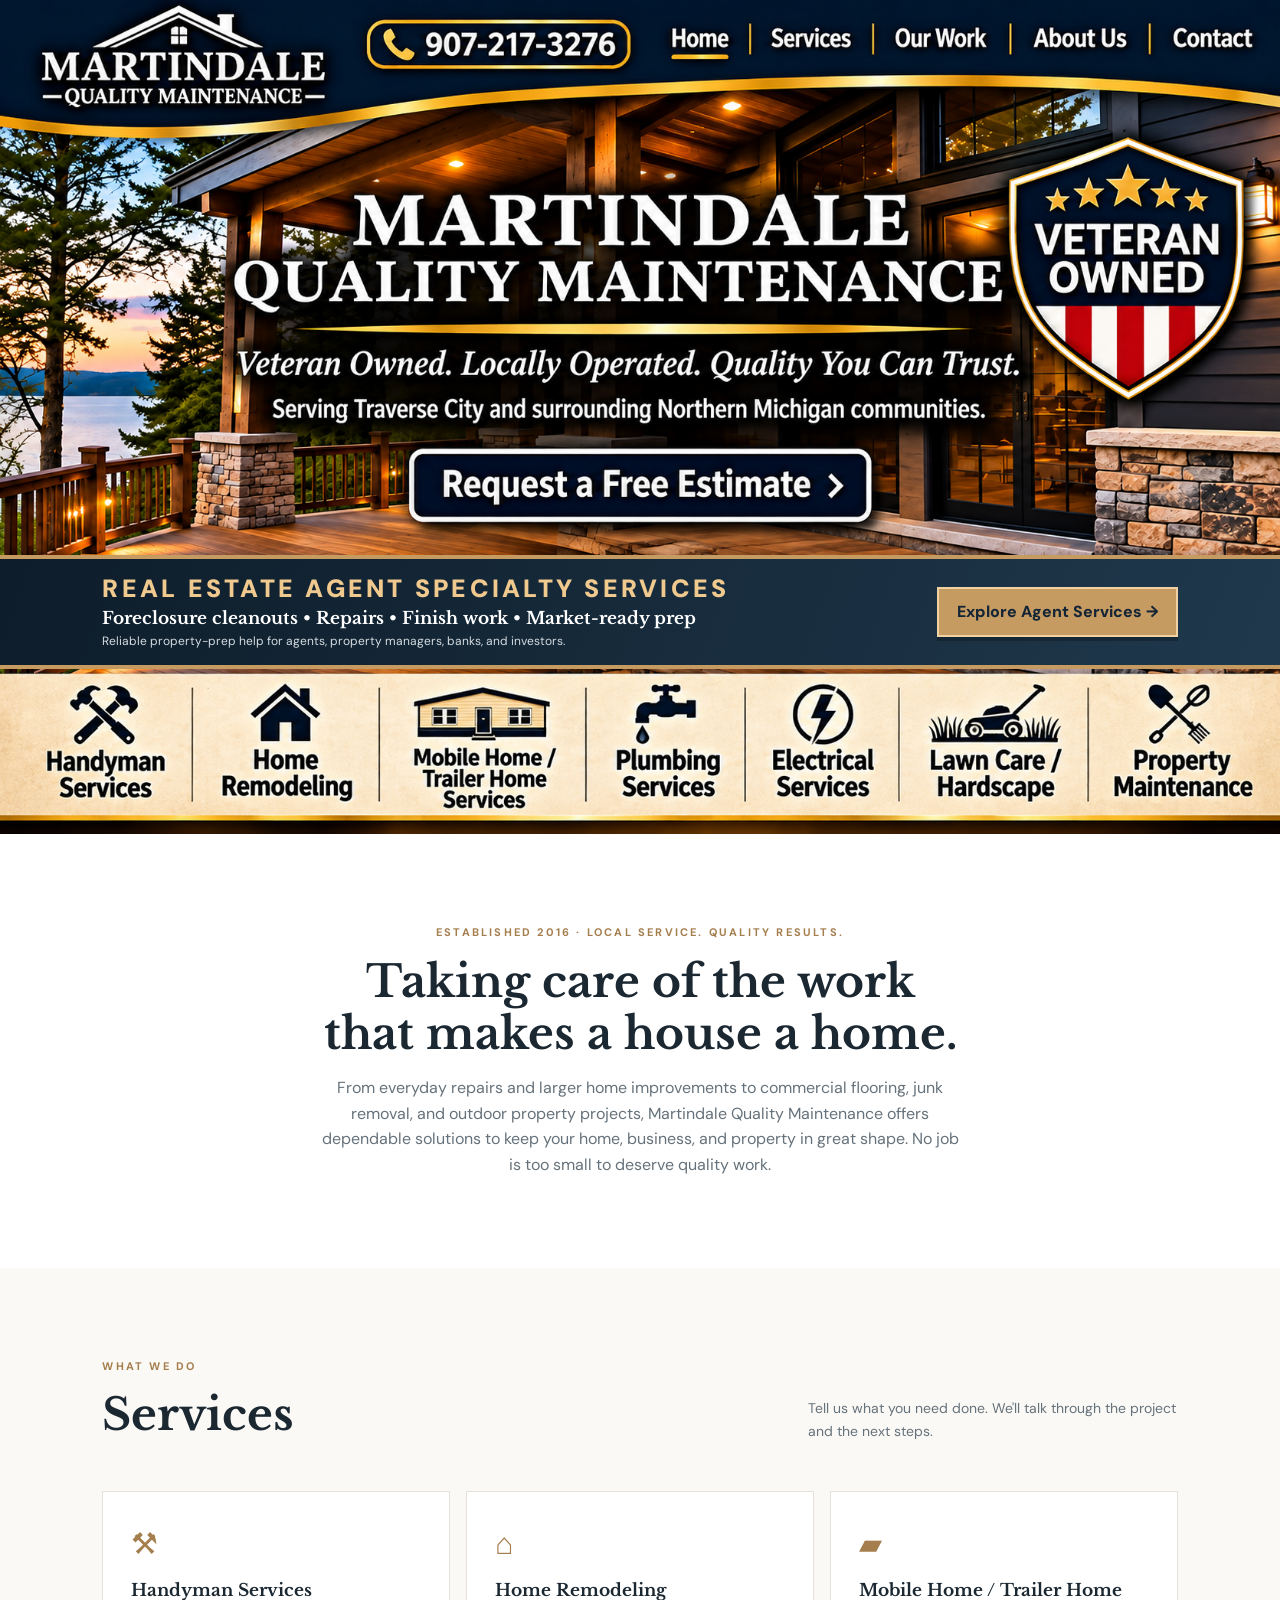
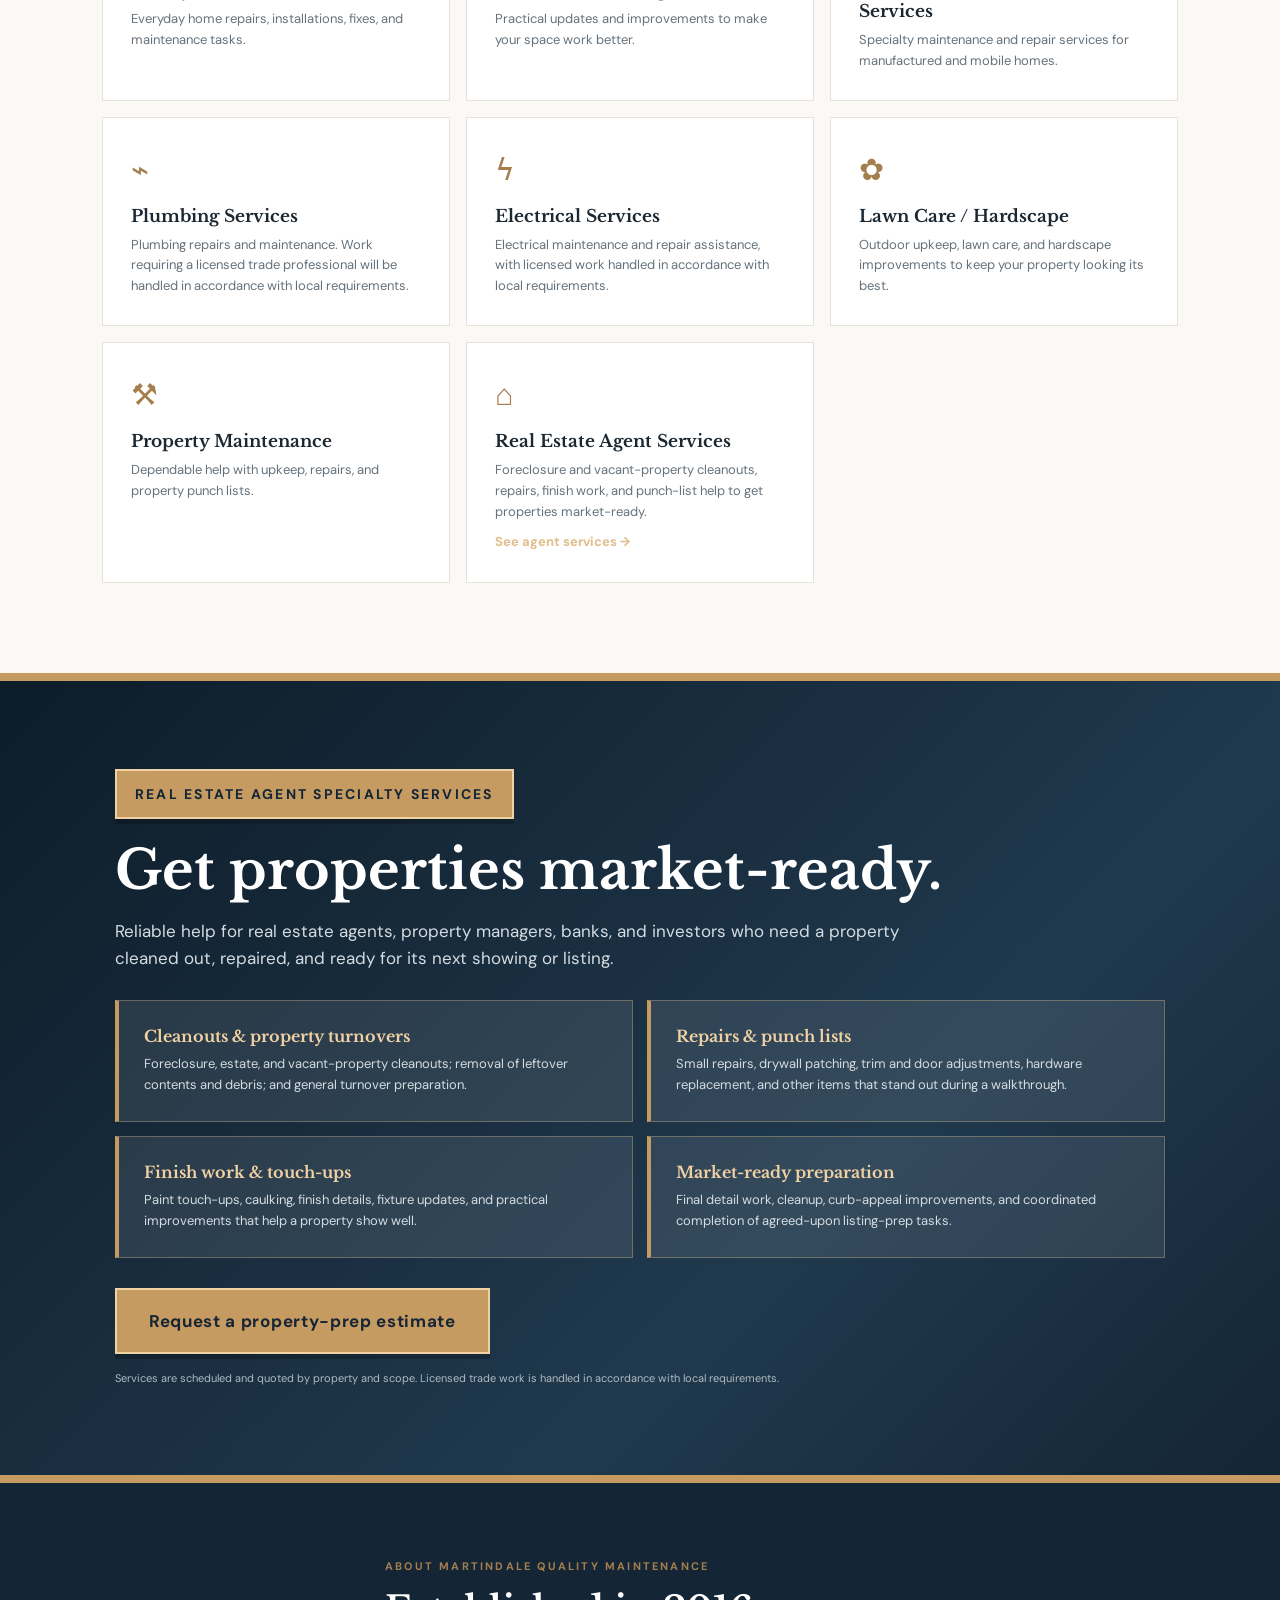
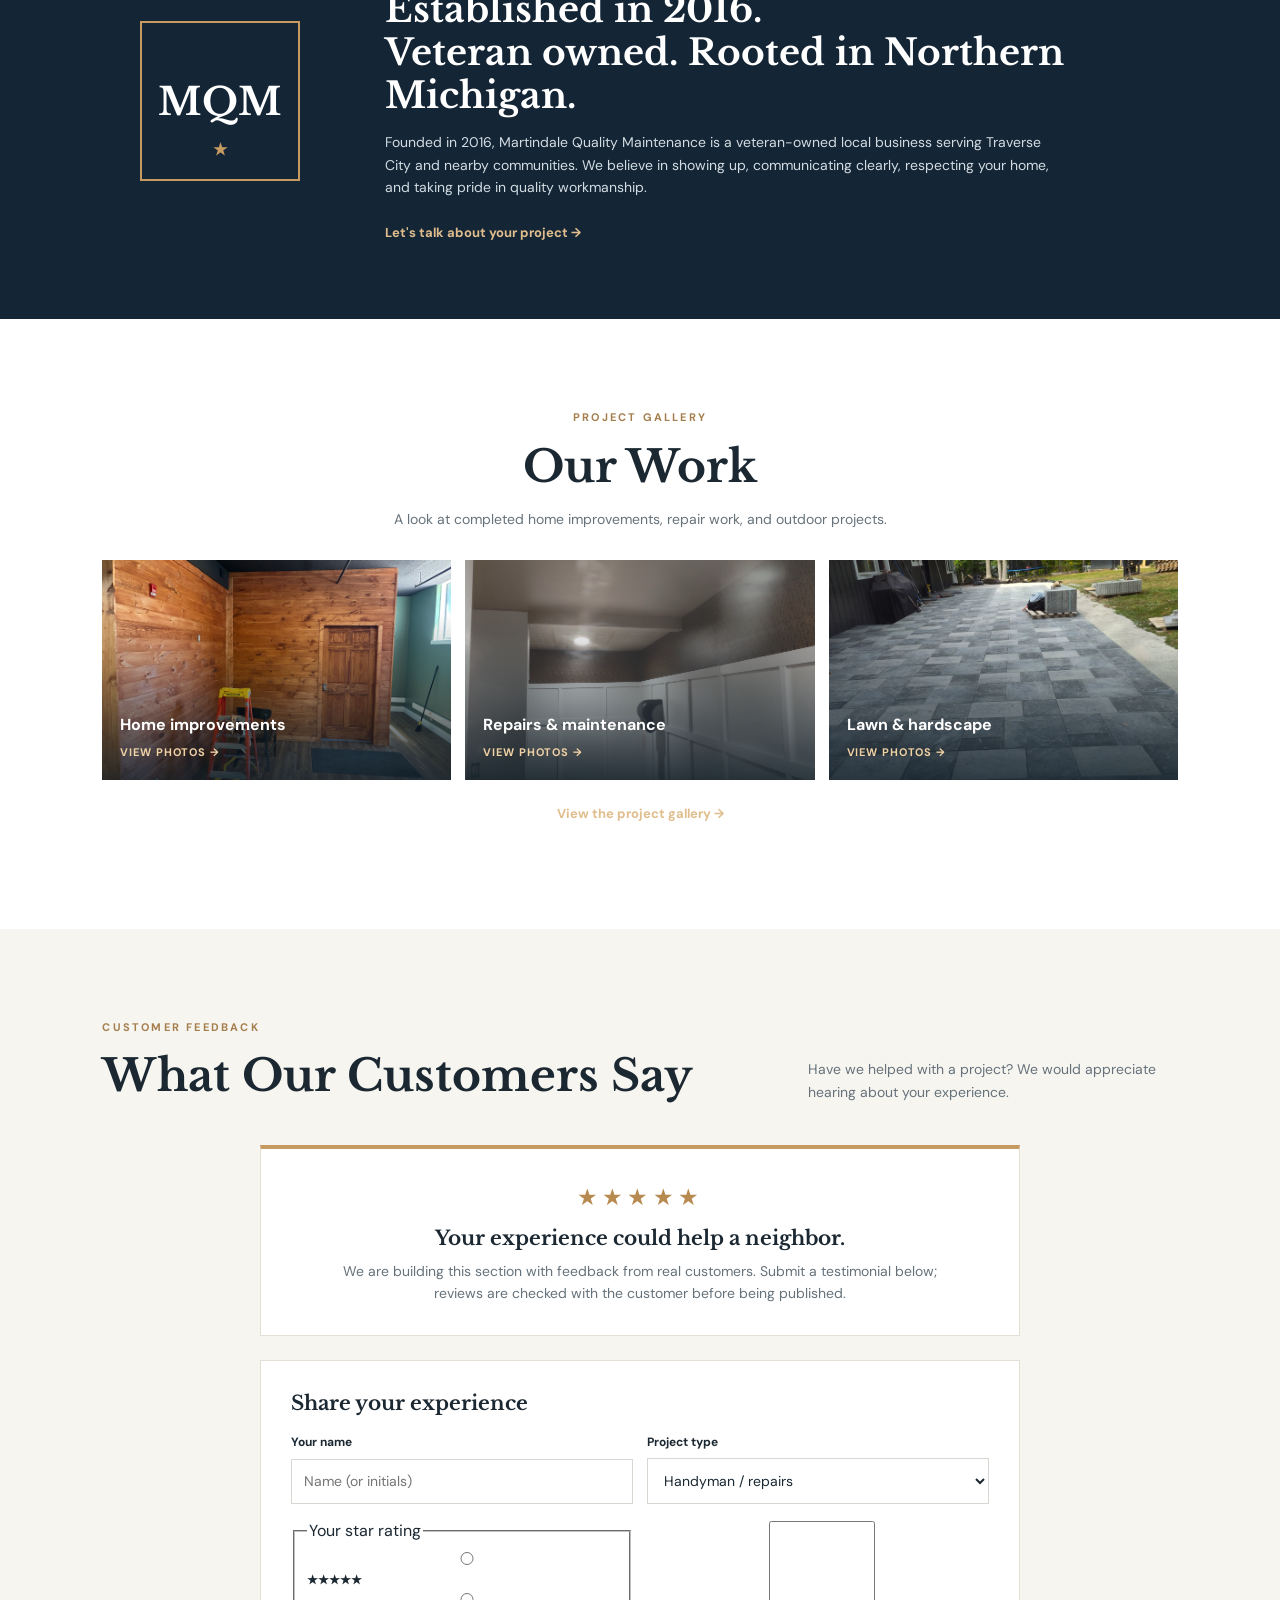
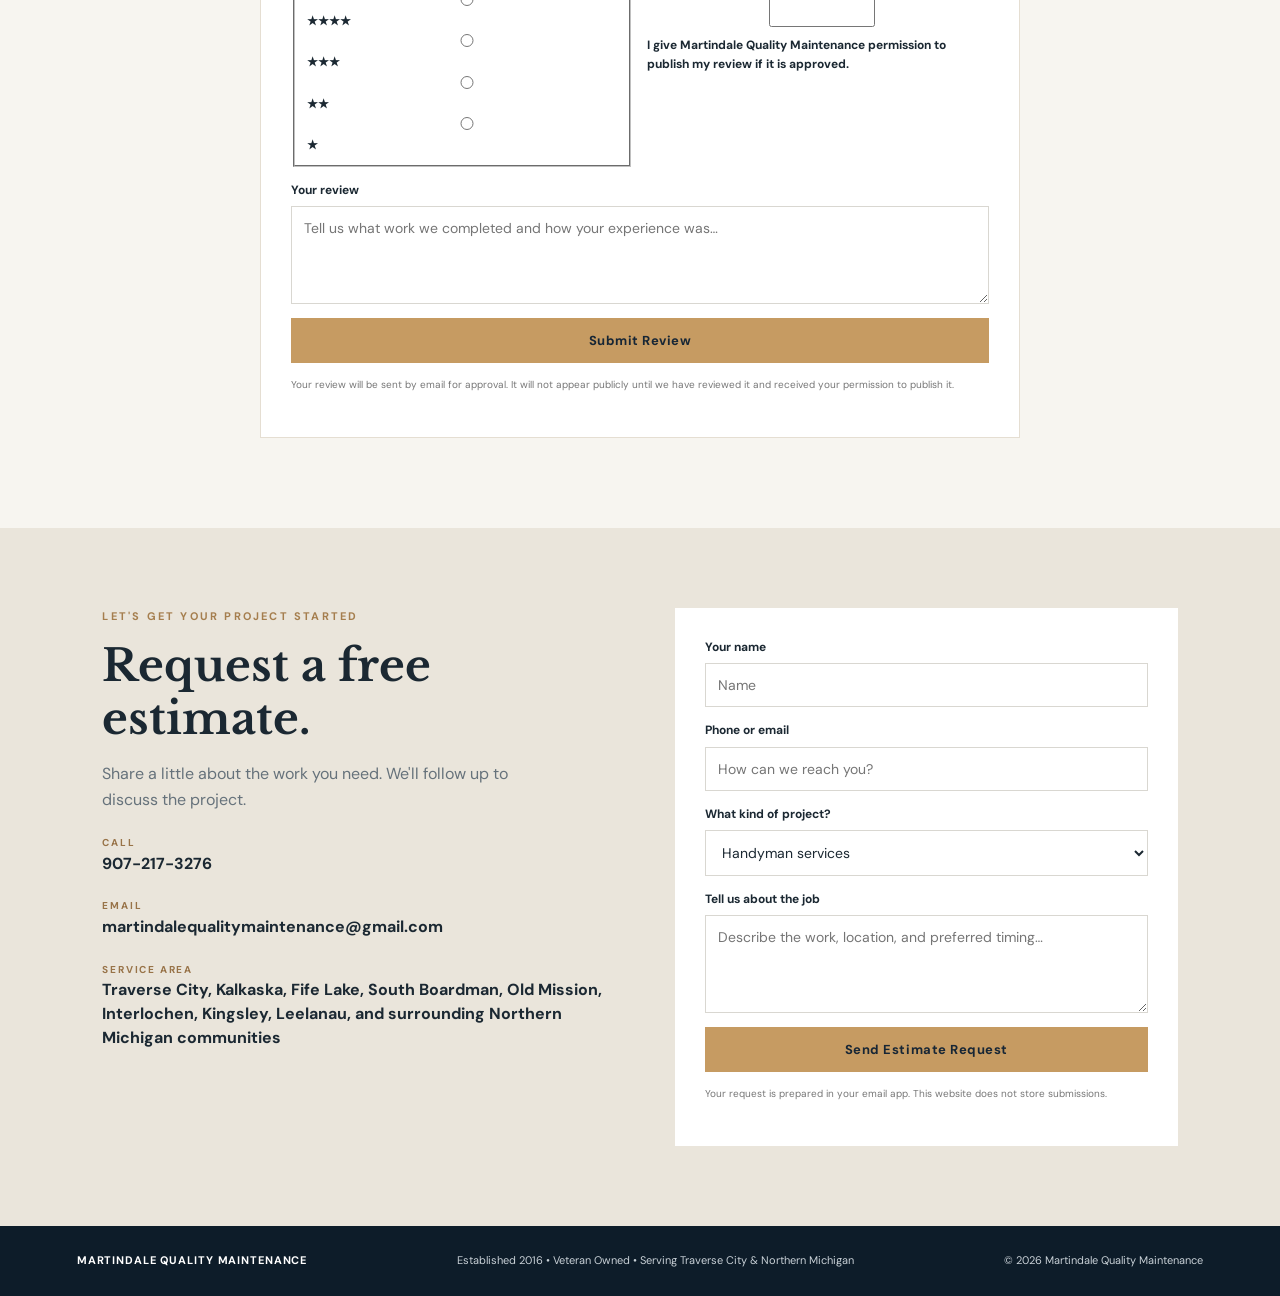
<file: index.html>
<!doctype html>
<html lang="en">
<head>
  <meta charset="utf-8">
  <meta name="viewport" content="width=device-width, initial-scale=1">
  <meta name="description" content="Veteran-owned handyman, home remodeling, mobile home, plumbing, electrical, lawn care, hardscape, and property maintenance services serving Traverse City and Northern Michigan.">
  <meta name="theme-color" content="#10283d">
  <title>Martindale Quality Maintenance | Veteran Owned • Northern Michigan</title>
  <link rel="stylesheet" href="styles.css">
</head>
<body>
<header class="visual-header" id="home">
<div class="hero-art">
  <img class="homepage-face" src="homepage-hero.png" alt="Martindale Quality Maintenance: veteran-owned Northern Michigan home services.">
  <a class="phone-hotspot" href="tel:9072173276" aria-label="Call Martindale Quality Maintenance at 907-217-3276"></a>
  <a class="estimate-hotspot" href="#contact" aria-label="Request a free estimate"></a>
  <nav class="face-nav" aria-label="Main navigation">
    <a href="#home" aria-label="Home">Home</a><a href="#services" aria-label="Services">Services</a><a href="our-work.html" aria-label="Our Work">Our Work</a><a href="#about" aria-label="About Us">About Us</a><a href="#contact" aria-label="Contact">Contact</a>
  </nav>
</div>
<section class="agent-promo" aria-label="Real estate agent specialty services">
  <div><span>REAL ESTATE AGENT SPECIALTY SERVICES</span><strong>Foreclosure cleanouts • Repairs • Finish work • Market-ready prep</strong><small>Reliable property-prep help for agents, property managers, banks, and investors.</small></div>
  <a href="#real-estate-services">Explore Agent Services →</a>
</section>
  <img class="service-strip-image" src="service-strip.png" alt="Handyman services, home remodeling, mobile home and trailer home services, plumbing, electrical, lawn care and hardscape, and property maintenance.">
</header>
<main>
<section class="section intro">
  <div class="section-kicker">ESTABLISHED 2016 · LOCAL SERVICE. QUALITY RESULTS.</div>
  <h2>Taking care of the work<br>that makes a house a home.</h2>
  <p>From everyday repairs and larger home improvements to commercial flooring, junk removal, and outdoor property projects, Martindale Quality Maintenance offers dependable solutions to keep your home, business, and property in great shape. No job is too small to deserve quality work.</p>
</section>

<section class="section services" id="services">
  <div class="section-heading"><div><div class="section-kicker">WHAT WE DO</div><h2>Services</h2></div><p>Tell us what you need done. We'll talk through the project and the next steps.</p></div>
  <div class="cards">
    <article class="card"><div class="card-icon">⚒</div><h3>Handyman Services</h3><p>Everyday home repairs, installations, fixes, and maintenance tasks.</p></article>
    <article class="card"><div class="card-icon">⌂</div><h3>Home Remodeling</h3><p>Practical updates and improvements to make your space work better.</p></article>
    <article class="card"><div class="card-icon">▰</div><h3>Mobile Home / Trailer Home Services</h3><p>Specialty maintenance and repair services for manufactured and mobile homes.</p></article>
    <article class="card"><div class="card-icon">⌁</div><h3>Plumbing Services</h3><p>Plumbing repairs and maintenance. Work requiring a licensed trade professional will be handled in accordance with local requirements.</p></article>
    <article class="card"><div class="card-icon">ϟ</div><h3>Electrical Services</h3><p>Electrical maintenance and repair assistance, with licensed work handled in accordance with local requirements.</p></article>
    <article class="card"><div class="card-icon">✿</div><h3>Lawn Care / Hardscape</h3><p>Outdoor upkeep, lawn care, and hardscape improvements to keep your property looking its best.</p></article>
    <article class="card"><div class="card-icon">⚒</div><h3>Property Maintenance</h3><p>Dependable help with upkeep, repairs, and property punch lists.</p></article>
    <article class="card"><div class="card-icon">⌂</div><h3>Real Estate Agent Services</h3><p>Foreclosure and vacant-property cleanouts, repairs, finish work, and punch-list help to get properties market-ready.</p><a class="text-link" href="#real-estate-services">See agent services →</a></article>
  </div>
</section>

<section class="agent-band" id="real-estate-services">
  <div class="agent-inner">
    <div class="section-kicker">REAL ESTATE AGENT SPECIALTY SERVICES</div>
    <h2>Get properties market-ready.</h2>
    <p class="agent-lead">Reliable help for real estate agents, property managers, banks, and investors who need a property cleaned out, repaired, and ready for its next showing or listing.</p>
    <div class="agent-service-grid">
      <div><h3>Cleanouts &amp; property turnovers</h3><p>Foreclosure, estate, and vacant-property cleanouts; removal of leftover contents and debris; and general turnover preparation.</p></div>
      <div><h3>Repairs &amp; punch lists</h3><p>Small repairs, drywall patching, trim and door adjustments, hardware replacement, and other items that stand out during a walkthrough.</p></div>
      <div><h3>Finish work &amp; touch-ups</h3><p>Paint touch-ups, caulking, finish details, fixture updates, and practical improvements that help a property show well.</p></div>
      <div><h3>Market-ready preparation</h3><p>Final detail work, cleanup, curb-appeal improvements, and coordinated completion of agreed-upon listing-prep tasks.</p></div>
    </div>
    <a class="button button-light" href="#contact">Request a property-prep estimate</a>
    <p class="agent-note">Services are scheduled and quoted by property and scope. Licensed trade work is handled in accordance with local requirements.</p>
  </div>
</section>

<section class="about-band" id="about">
  <div class="about-inner">
    <div class="about-mark">MQM<span>★</span></div>
    <div><div class="section-kicker">ABOUT MARTINDALE QUALITY MAINTENANCE</div><h2>Established in 2016.<br>Veteran owned. Rooted in Northern Michigan.</h2>
    <p>Founded in 2016, Martindale Quality Maintenance is a veteran-owned local business serving Traverse City and nearby communities. We believe in showing up, communicating clearly, respecting your home, and taking pride in quality workmanship.</p>
    <a class="text-link" href="#contact">Let's talk about your project →</a></div>
  </div>
</section>

<section class="section work" id="work">
  <div class="section-kicker">PROJECT GALLERY</div><h2>Our Work</h2>
  <p class="gallery-note">A look at completed home improvements, repair work, and outdoor projects.</p>
  <div class="gallery-grid">
    <a class="gallery-tile tile-one" href="our-work.html#home-improvements"><span>Home improvements <b>View photos →</b></span></a>
    <a class="gallery-tile tile-two" href="our-work.html#bathroom-remodels"><span>Repairs &amp; maintenance <b>View photos →</b></span></a>
    <a class="gallery-tile tile-three" href="our-work.html#outdoor-living"><span>Lawn &amp; hardscape <b>View photos →</b></span></a>
  </div>
  <p class="gallery-note"><a class="text-link" href="our-work.html">View the project gallery →</a></p>
</section>


<section class="section testimonials" id="reviews">
  <div class="section-heading"><div><div class="section-kicker">CUSTOMER FEEDBACK</div><h2>What Our Customers Say</h2></div><p>Have we helped with a project? We would appreciate hearing about your experience.</p></div>
  <div class="testimonial-empty">
    <div class="testimonial-stars" aria-label="Customer reviews">★★★★★</div>
    <h3>Your experience could help a neighbor.</h3>
    <p>We are building this section with feedback from real customers. Submit a testimonial below; reviews are checked with the customer before being published.</p>
  </div>
  <form class="review-form" id="review-form">
    <h3>Share your experience</h3>
    <div class="review-form-grid">
      <label>Your name<input name="review-name" required autocomplete="name" placeholder="Name (or initials)"></label>
      <label>Project type<select name="review-project"><option>Handyman / repairs</option><option>Home improvement / remodeling</option><option>Property maintenance</option><option>Real estate / market-ready work</option><option>Lawn care / hardscape</option><option>Cleanout / junk removal</option><option>Other</option></select></label>
      <fieldset class="review-rating">
  <legend>Your star rating</legend>
  <label><input type="radio" name="rating" value="5" required> ★★★★★</label>
  <label><input type="radio" name="rating" value="4"> ★★★★</label>
  <label><input type="radio" name="rating" value="3"> ★★★</label>
  <label><input type="radio" name="rating" value="2"> ★★</label>
  <label><input type="radio" name="rating" value="1"> ★</label>
</fieldset>

<label class="review-permission">
  <input type="checkbox" name="permission" value="yes" required>
  I give Martindale Quality Maintenance permission to publish my review if it is approved.
</label>
    </div>
    <label>Your review<textarea name="review-text" rows="4" required placeholder="Tell us what work we completed and how your experience was…"></textarea></label>
    <button class="button button-light" type="submit">Submit Review</button>
    <p class="form-hint">Your review will be sent by email for approval. It will not appear publicly until we have reviewed it and received your permission to publish it.</p>
    <p class="form-hint" id="review-status" aria-live="polite"></p>
  </form>
</section>

<section class="contact-section" id="contact">
  <div class="contact-copy"><div class="section-kicker">LET'S GET YOUR PROJECT STARTED</div><h2>Request a free estimate.</h2><p>Share a little about the work you need. We'll follow up to discuss the project.</p>
    <div class="contact-detail"><small>CALL</small><a href="tel:9072173276">907-217-3276</a></div>
    <div class="contact-detail"><small>EMAIL</small><a href="mailto:martindalequalitymaintenance@gmail.com">martindalequalitymaintenance@gmail.com</a></div>
    <div class="contact-detail"><small>SERVICE AREA</small><span>Traverse City, Kalkaska, Fife Lake, South Boardman, Old Mission, Interlochen, Kingsley, Leelanau, and surrounding Northern Michigan communities</span></div>
  </div>
  <form class="estimate-form" id="estimate-form">
    <label>Your name<input name="name" required autocomplete="name" placeholder="Name"></label>
    <label>Phone or email<input name="reply" required placeholder="How can we reach you?"></label>
    <label>What kind of project?<select name="service"><option>Handyman services</option><option>Home remodeling</option><option>Mobile home / trailer home services</option><option>Plumbing services</option><option>Electrical services</option><option>Lawn care / hardscape</option><option>Property maintenance</option><option>Real estate agent / market-ready property work</option><option>Foreclosure or vacant-property cleanout</option><option>Other</option></select></label>
    <label>Tell us about the job<textarea name="details" rows="4" placeholder="Describe the work, location, and preferred timing…"></textarea></label>
    <button class="button button-light" type="submit">Send Estimate Request</button>
    <p class="form-hint">Your request is prepared in your email app. This website does not store submissions.</p><p class="form-hint" id="form-status" aria-live="polite"></p>
  </form>
</section>
</main>
<footer><a class="footer-brand" href="#home">MARTINDALE QUALITY MAINTENANCE</a><span>Established 2016 • Veteran Owned • Serving Traverse City & Northern Michigan</span><span>© <span id="year"></span> Martindale Quality Maintenance</span></footer>
<script src="script.js"></script>
</body>
</html>
</file>
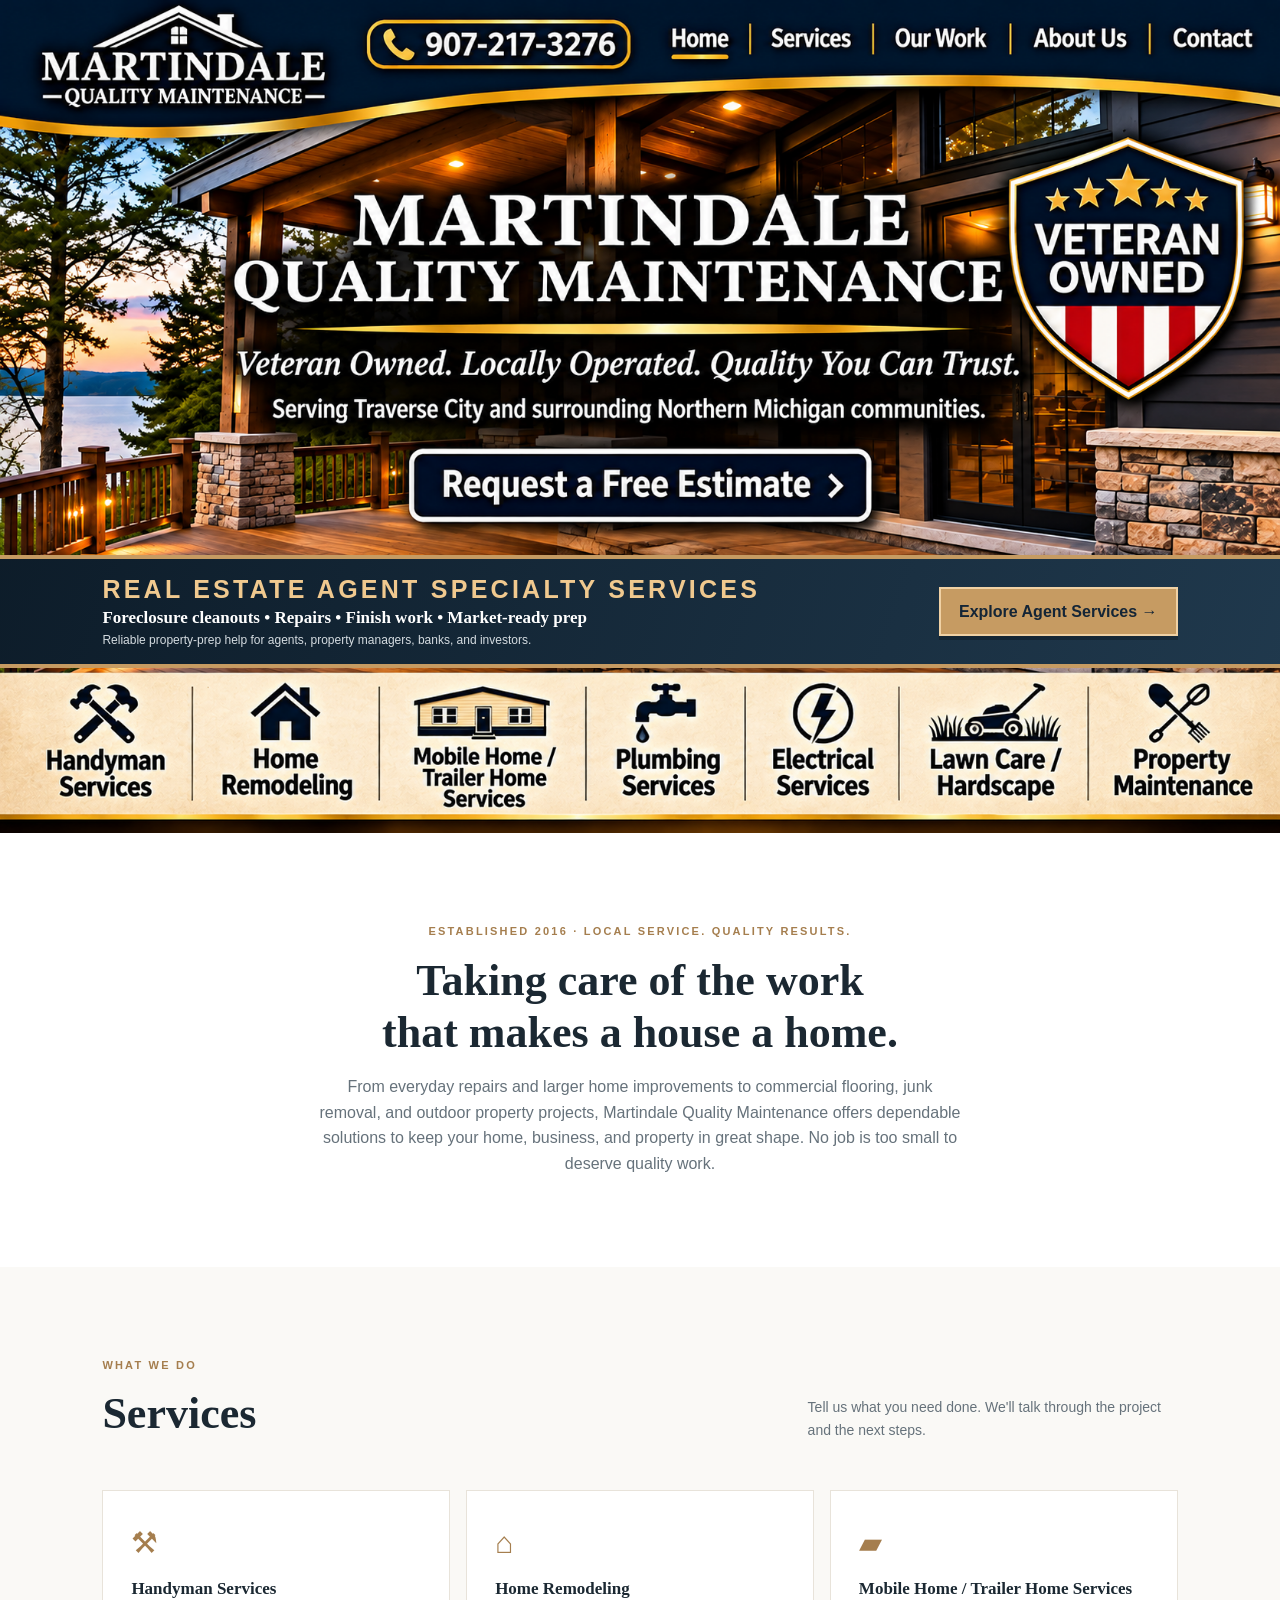
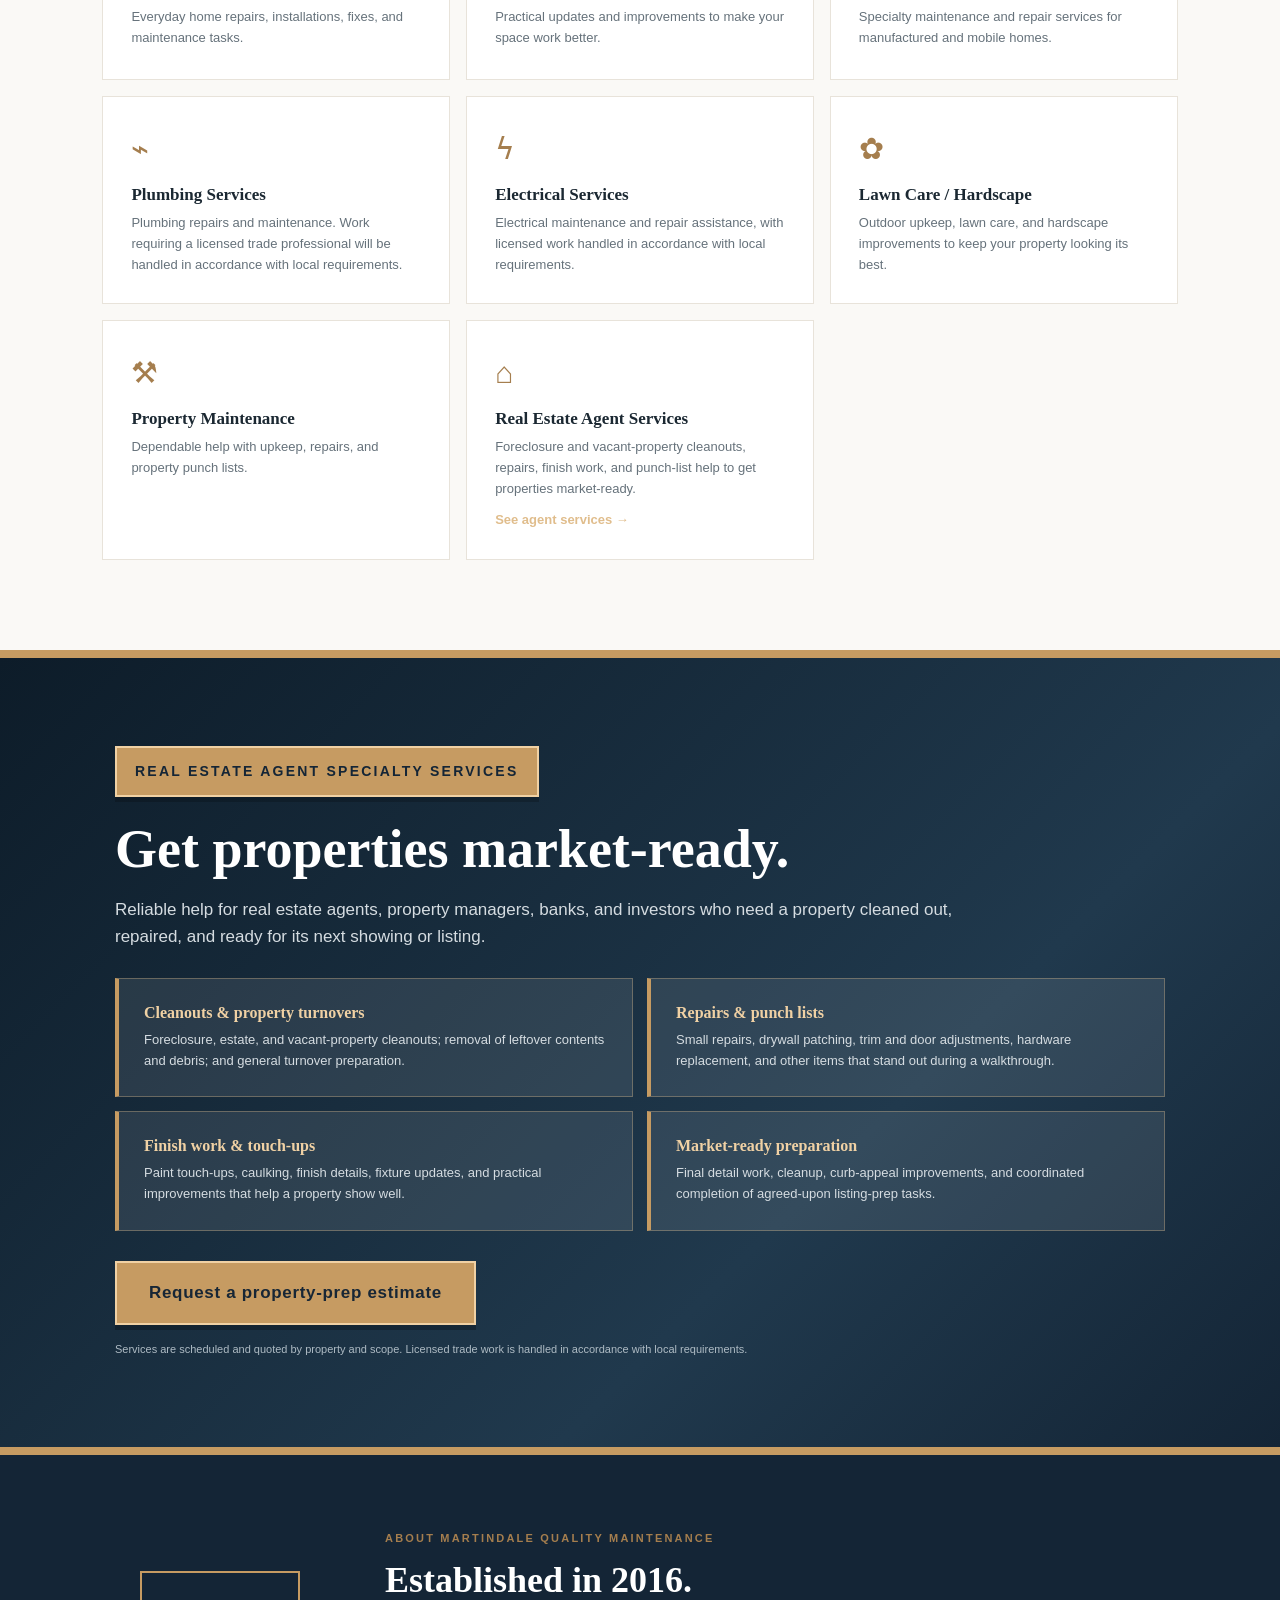
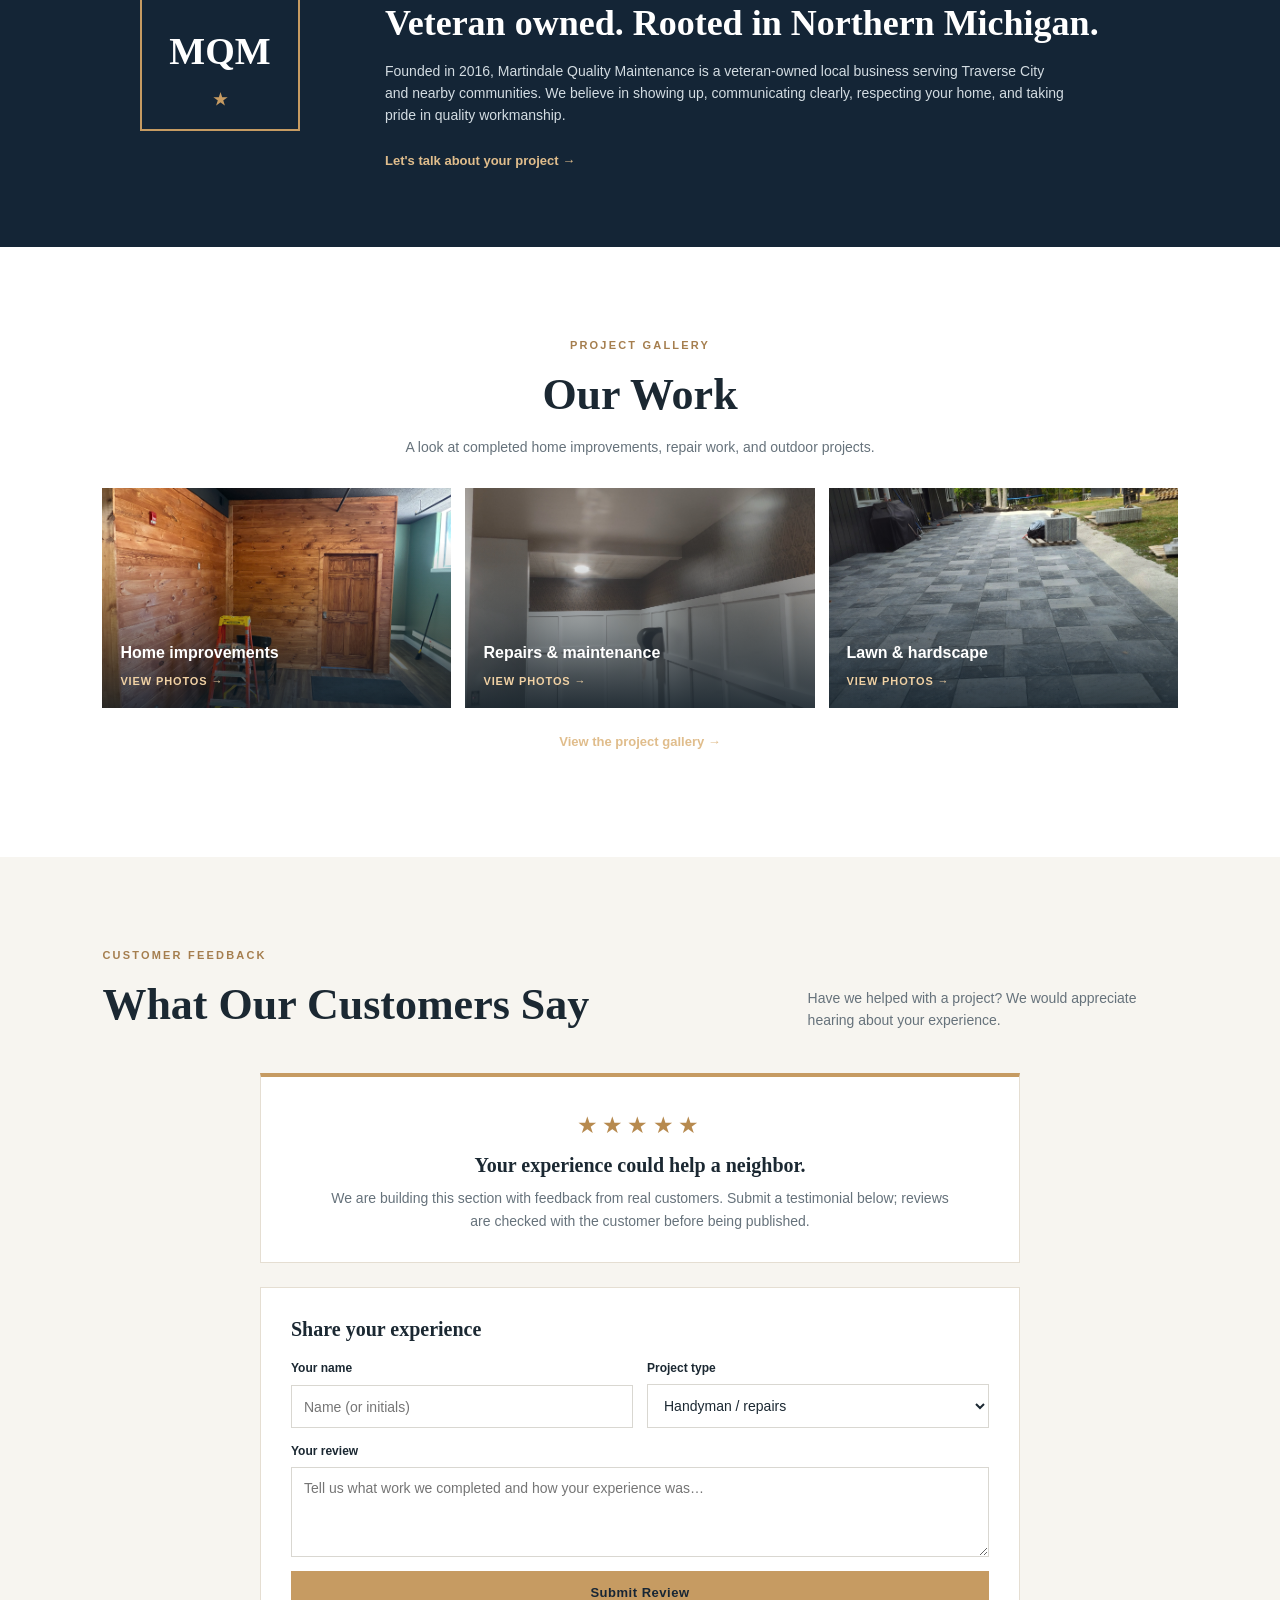
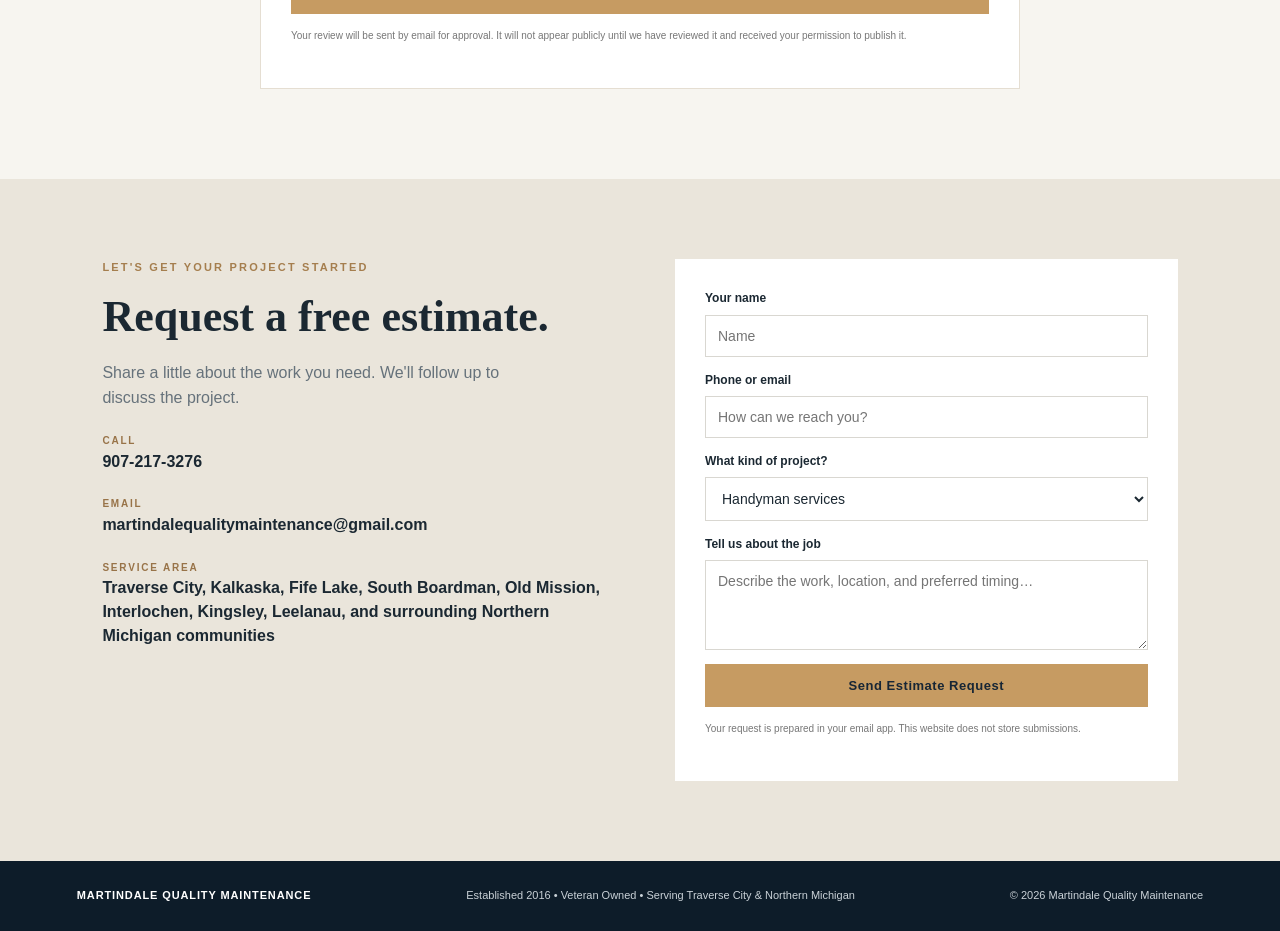
<file: martindale_testimonials/index.html>
<!doctype html>
<html lang="en">
<head>
  <meta charset="utf-8">
  <meta name="viewport" content="width=device-width, initial-scale=1">
  <meta name="description" content="Veteran-owned handyman, home remodeling, mobile home, plumbing, electrical, lawn care, hardscape, and property maintenance services serving Traverse City and Northern Michigan.">
  <meta name="theme-color" content="#10283d">
  <title>Martindale Quality Maintenance | Veteran Owned • Northern Michigan</title>
  <link rel="stylesheet" href="styles.css">
</head>
<body>
<header class="visual-header" id="home">
<div class="hero-art">
  <img class="homepage-face" src="homepage-hero.png" alt="Martindale Quality Maintenance: veteran-owned Northern Michigan home services.">
  <a class="phone-hotspot" href="tel:9072173276" aria-label="Call Martindale Quality Maintenance at 907-217-3276"></a>
  <a class="estimate-hotspot" href="#contact" aria-label="Request a free estimate"></a>
  <nav class="face-nav" aria-label="Main navigation">
    <a href="#home" aria-label="Home">Home</a><a href="#services" aria-label="Services">Services</a><a href="our-work.html" aria-label="Our Work">Our Work</a><a href="#about" aria-label="About Us">About Us</a><a href="#contact" aria-label="Contact">Contact</a>
  </nav>
</div>
<section class="agent-promo" aria-label="Real estate agent specialty services">
  <div><span>REAL ESTATE AGENT SPECIALTY SERVICES</span><strong>Foreclosure cleanouts • Repairs • Finish work • Market-ready prep</strong><small>Reliable property-prep help for agents, property managers, banks, and investors.</small></div>
  <a href="#real-estate-services">Explore Agent Services →</a>
</section>
  <img class="service-strip-image" src="service-strip.png" alt="Handyman services, home remodeling, mobile home and trailer home services, plumbing, electrical, lawn care and hardscape, and property maintenance.">
</header>
<main>
<section class="section intro">
  <div class="section-kicker">ESTABLISHED 2016 · LOCAL SERVICE. QUALITY RESULTS.</div>
  <h2>Taking care of the work<br>that makes a house a home.</h2>
  <p>From everyday repairs and larger home improvements to commercial flooring, junk removal, and outdoor property projects, Martindale Quality Maintenance offers dependable solutions to keep your home, business, and property in great shape. No job is too small to deserve quality work.</p>
</section>

<section class="section services" id="services">
  <div class="section-heading"><div><div class="section-kicker">WHAT WE DO</div><h2>Services</h2></div><p>Tell us what you need done. We'll talk through the project and the next steps.</p></div>
  <div class="cards">
    <article class="card"><div class="card-icon">⚒</div><h3>Handyman Services</h3><p>Everyday home repairs, installations, fixes, and maintenance tasks.</p></article>
    <article class="card"><div class="card-icon">⌂</div><h3>Home Remodeling</h3><p>Practical updates and improvements to make your space work better.</p></article>
    <article class="card"><div class="card-icon">▰</div><h3>Mobile Home / Trailer Home Services</h3><p>Specialty maintenance and repair services for manufactured and mobile homes.</p></article>
    <article class="card"><div class="card-icon">⌁</div><h3>Plumbing Services</h3><p>Plumbing repairs and maintenance. Work requiring a licensed trade professional will be handled in accordance with local requirements.</p></article>
    <article class="card"><div class="card-icon">ϟ</div><h3>Electrical Services</h3><p>Electrical maintenance and repair assistance, with licensed work handled in accordance with local requirements.</p></article>
    <article class="card"><div class="card-icon">✿</div><h3>Lawn Care / Hardscape</h3><p>Outdoor upkeep, lawn care, and hardscape improvements to keep your property looking its best.</p></article>
    <article class="card"><div class="card-icon">⚒</div><h3>Property Maintenance</h3><p>Dependable help with upkeep, repairs, and property punch lists.</p></article>
    <article class="card"><div class="card-icon">⌂</div><h3>Real Estate Agent Services</h3><p>Foreclosure and vacant-property cleanouts, repairs, finish work, and punch-list help to get properties market-ready.</p><a class="text-link" href="#real-estate-services">See agent services →</a></article>
  </div>
</section>

<section class="agent-band" id="real-estate-services">
  <div class="agent-inner">
    <div class="section-kicker">REAL ESTATE AGENT SPECIALTY SERVICES</div>
    <h2>Get properties market-ready.</h2>
    <p class="agent-lead">Reliable help for real estate agents, property managers, banks, and investors who need a property cleaned out, repaired, and ready for its next showing or listing.</p>
    <div class="agent-service-grid">
      <div><h3>Cleanouts &amp; property turnovers</h3><p>Foreclosure, estate, and vacant-property cleanouts; removal of leftover contents and debris; and general turnover preparation.</p></div>
      <div><h3>Repairs &amp; punch lists</h3><p>Small repairs, drywall patching, trim and door adjustments, hardware replacement, and other items that stand out during a walkthrough.</p></div>
      <div><h3>Finish work &amp; touch-ups</h3><p>Paint touch-ups, caulking, finish details, fixture updates, and practical improvements that help a property show well.</p></div>
      <div><h3>Market-ready preparation</h3><p>Final detail work, cleanup, curb-appeal improvements, and coordinated completion of agreed-upon listing-prep tasks.</p></div>
    </div>
    <a class="button button-light" href="#contact">Request a property-prep estimate</a>
    <p class="agent-note">Services are scheduled and quoted by property and scope. Licensed trade work is handled in accordance with local requirements.</p>
  </div>
</section>

<section class="about-band" id="about">
  <div class="about-inner">
    <div class="about-mark">MQM<span>★</span></div>
    <div><div class="section-kicker">ABOUT MARTINDALE QUALITY MAINTENANCE</div><h2>Established in 2016.<br>Veteran owned. Rooted in Northern Michigan.</h2>
    <p>Founded in 2016, Martindale Quality Maintenance is a veteran-owned local business serving Traverse City and nearby communities. We believe in showing up, communicating clearly, respecting your home, and taking pride in quality workmanship.</p>
    <a class="text-link" href="#contact">Let's talk about your project →</a></div>
  </div>
</section>

<section class="section work" id="work">
  <div class="section-kicker">PROJECT GALLERY</div><h2>Our Work</h2>
  <p class="gallery-note">A look at completed home improvements, repair work, and outdoor projects.</p>
  <div class="gallery-grid">
    <a class="gallery-tile tile-one" href="our-work.html#home-improvements"><span>Home improvements <b>View photos →</b></span></a>
    <a class="gallery-tile tile-two" href="our-work.html#bathroom-remodels"><span>Repairs &amp; maintenance <b>View photos →</b></span></a>
    <a class="gallery-tile tile-three" href="our-work.html#outdoor-living"><span>Lawn &amp; hardscape <b>View photos →</b></span></a>
  </div>
  <p class="gallery-note"><a class="text-link" href="our-work.html">View the project gallery →</a></p>
</section>


<section class="section testimonials" id="reviews">
  <div class="section-heading"><div><div class="section-kicker">CUSTOMER FEEDBACK</div><h2>What Our Customers Say</h2></div><p>Have we helped with a project? We would appreciate hearing about your experience.</p></div>
  <div class="testimonial-empty">
    <div class="testimonial-stars" aria-label="Customer reviews">★★★★★</div>
    <h3>Your experience could help a neighbor.</h3>
    <p>We are building this section with feedback from real customers. Submit a testimonial below; reviews are checked with the customer before being published.</p>
  </div>
  <form class="review-form" id="review-form">
    <h3>Share your experience</h3>
    <div class="review-form-grid">
      <label>Your name<input name="review-name" required autocomplete="name" placeholder="Name (or initials)"></label>
      <label>Project type<select name="review-project"><option>Handyman / repairs</option><option>Home improvement / remodeling</option><option>Property maintenance</option><option>Real estate / market-ready work</option><option>Lawn care / hardscape</option><option>Cleanout / junk removal</option><option>Other</option></select></label>
    </div>
    <label>Your review<textarea name="review-text" rows="4" required placeholder="Tell us what work we completed and how your experience was…"></textarea></label>
    <button class="button button-light" type="submit">Submit Review</button>
    <p class="form-hint">Your review will be sent by email for approval. It will not appear publicly until we have reviewed it and received your permission to publish it.</p>
    <p class="form-hint" id="review-status" aria-live="polite"></p>
  </form>
</section>

<section class="contact-section" id="contact">
  <div class="contact-copy"><div class="section-kicker">LET'S GET YOUR PROJECT STARTED</div><h2>Request a free estimate.</h2><p>Share a little about the work you need. We'll follow up to discuss the project.</p>
    <div class="contact-detail"><small>CALL</small><a href="tel:9072173276">907-217-3276</a></div>
    <div class="contact-detail"><small>EMAIL</small><a href="mailto:martindalequalitymaintenance@gmail.com">martindalequalitymaintenance@gmail.com</a></div>
    <div class="contact-detail"><small>SERVICE AREA</small><span>Traverse City, Kalkaska, Fife Lake, South Boardman, Old Mission, Interlochen, Kingsley, Leelanau, and surrounding Northern Michigan communities</span></div>
  </div>
  <form class="estimate-form" id="estimate-form">
    <label>Your name<input name="name" required autocomplete="name" placeholder="Name"></label>
    <label>Phone or email<input name="reply" required placeholder="How can we reach you?"></label>
    <label>What kind of project?<select name="service"><option>Handyman services</option><option>Home remodeling</option><option>Mobile home / trailer home services</option><option>Plumbing services</option><option>Electrical services</option><option>Lawn care / hardscape</option><option>Property maintenance</option><option>Real estate agent / market-ready property work</option><option>Foreclosure or vacant-property cleanout</option><option>Other</option></select></label>
    <label>Tell us about the job<textarea name="details" rows="4" placeholder="Describe the work, location, and preferred timing…"></textarea></label>
    <button class="button button-light" type="submit">Send Estimate Request</button>
    <p class="form-hint">Your request is prepared in your email app. This website does not store submissions.</p><p class="form-hint" id="form-status" aria-live="polite"></p>
  </form>
</section>
</main>
<footer><a class="footer-brand" href="#home">MARTINDALE QUALITY MAINTENANCE</a><span>Established 2016 • Veteran Owned • Serving Traverse City & Northern Michigan</span><span>© <span id="year"></span> Martindale Quality Maintenance</span></footer>
<script src="script.js"></script>
</body>
</html>
</file>
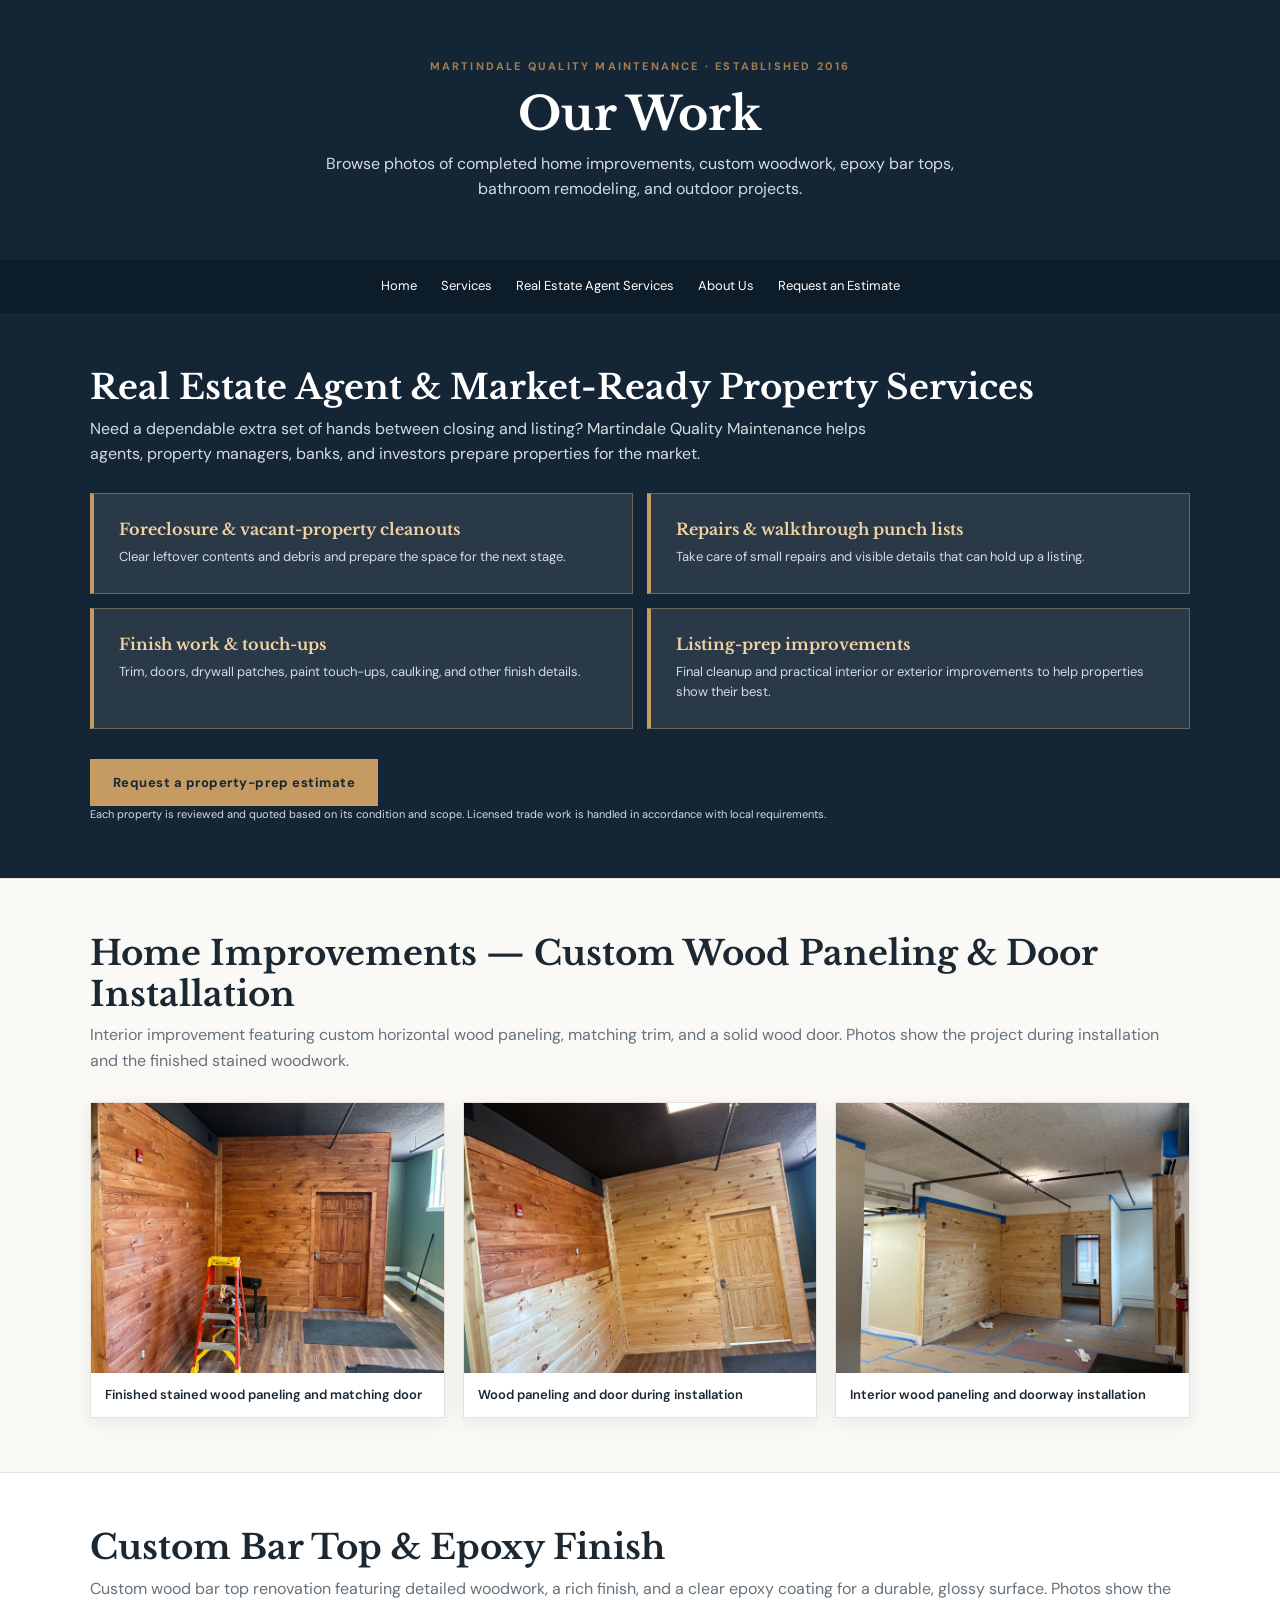
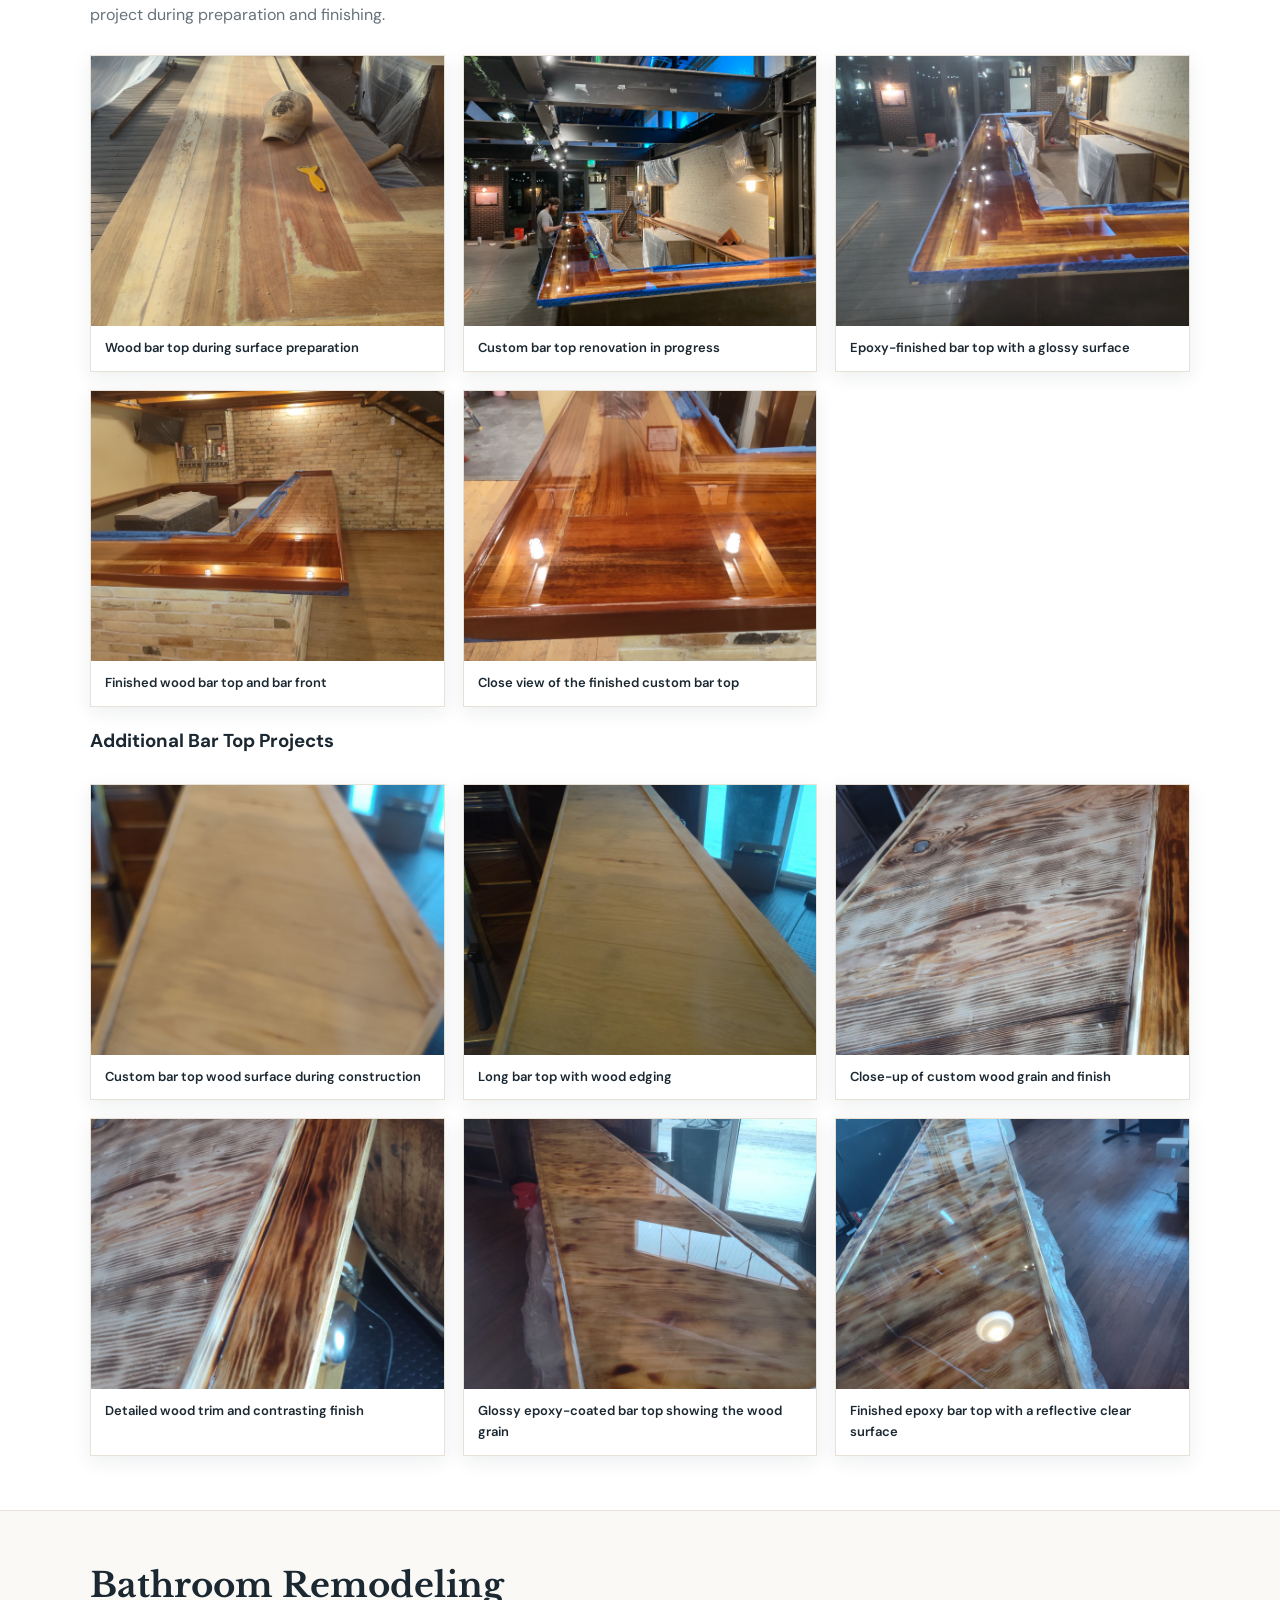
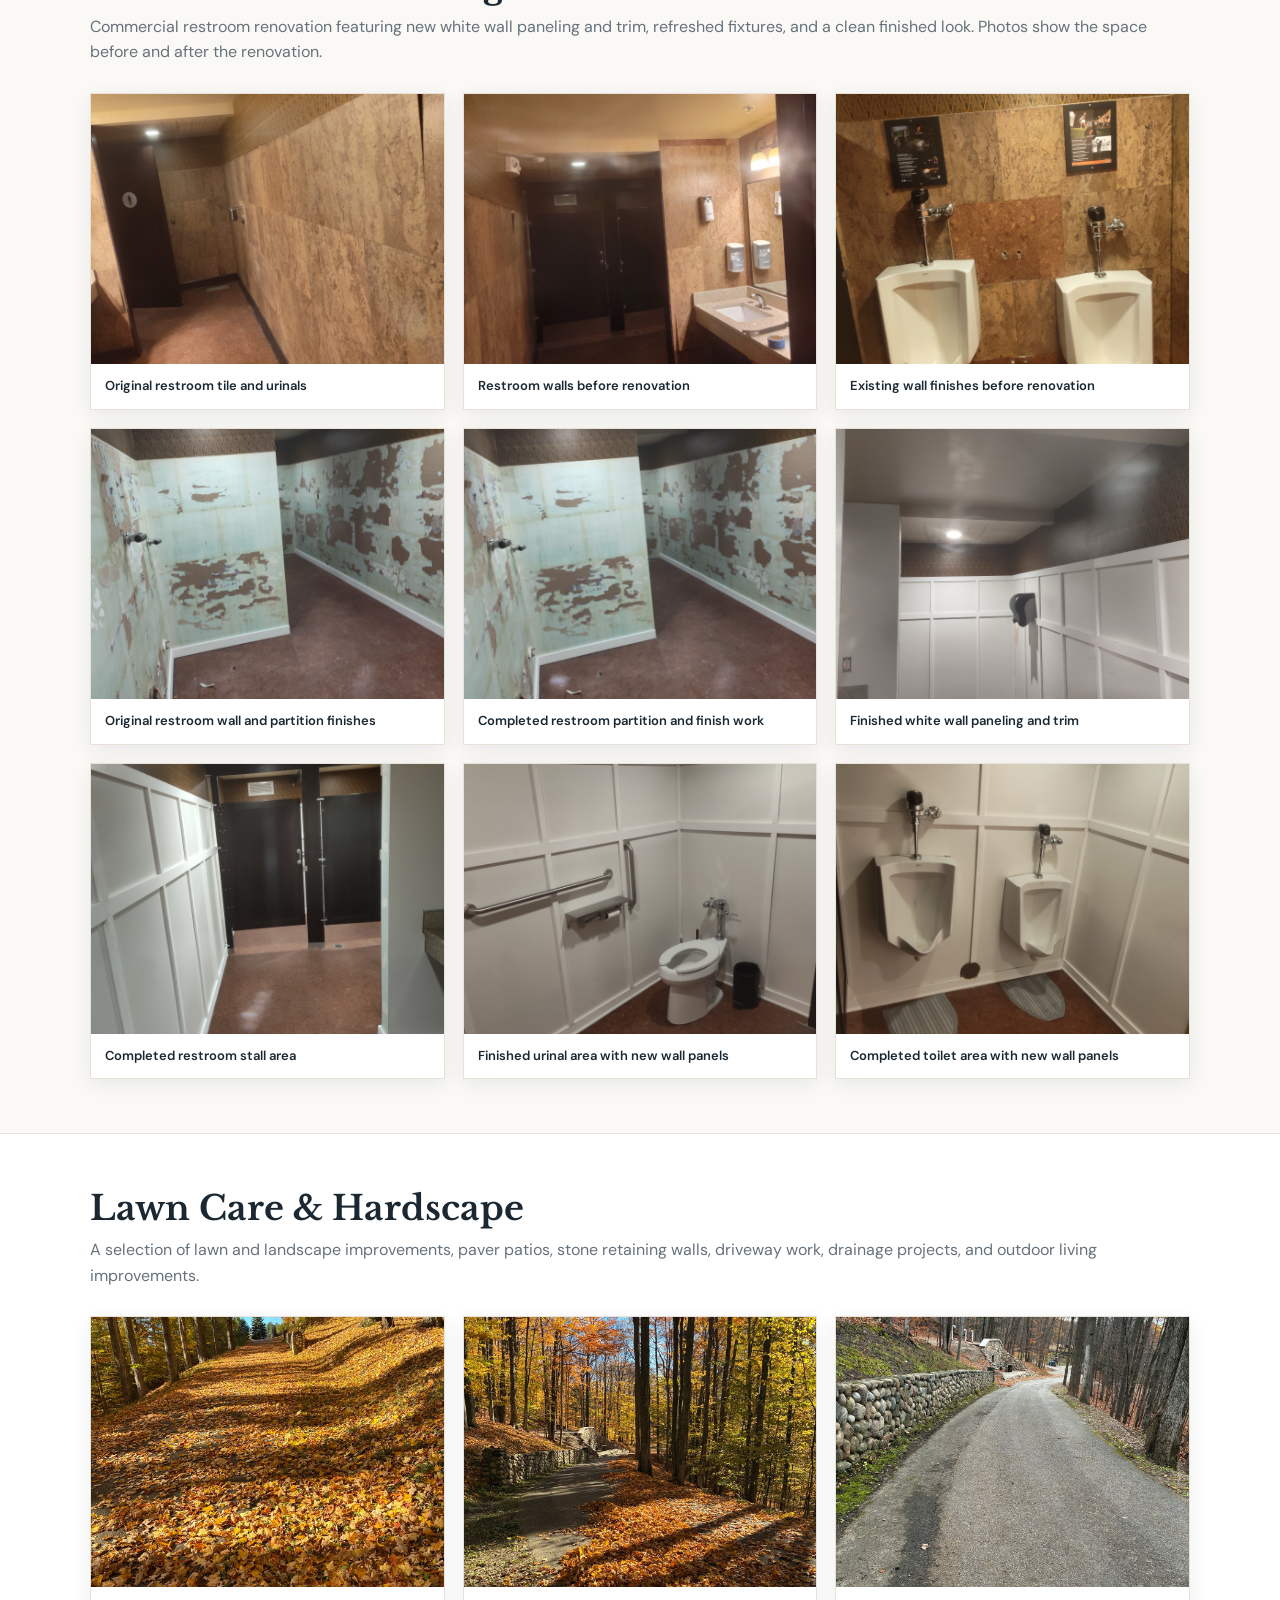
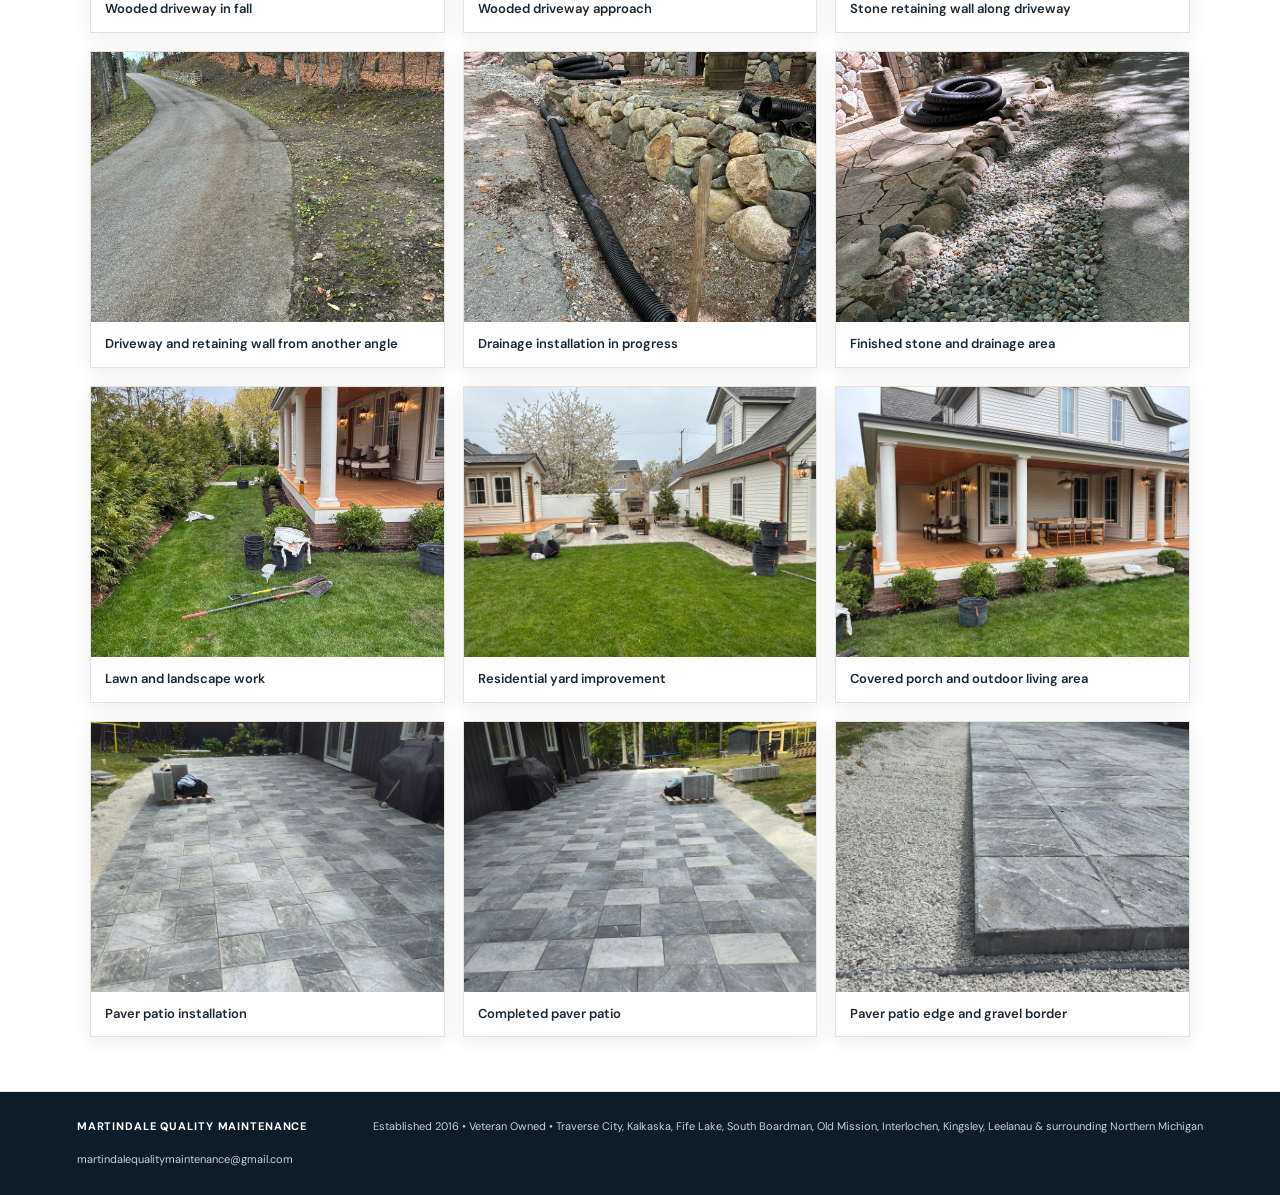
<file: our-work.html>
<!doctype html>
<html lang="en">
<head>
<meta charset="utf-8"><meta name="viewport" content="width=device-width, initial-scale=1">
<meta name="description" content="Real project photos from Martindale Quality Maintenance in Traverse City and Northern Michigan.">
<title>Our Work | Martindale Quality Maintenance</title><link rel="stylesheet" href="styles.css">
</head>
<body>
<header class="gallery-page-hero"><div class="section-kicker">MARTINDALE QUALITY MAINTENANCE · ESTABLISHED 2016</div><h1>Our Work</h1><p>Browse photos of completed home improvements, custom woodwork, epoxy bar tops, bathroom remodeling, and outdoor projects.</p></header>
<nav class="gallery-page-nav" aria-label="Gallery navigation"><a href="index.html">Home</a><a href="index.html#services">Services</a><a href="index.html#real-estate-services">Real Estate Agent Services</a><a href="index.html#about">About Us</a><a href="index.html#contact">Request an Estimate</a></nav>
<main>

<section class="project-section agent-gallery-intro" id="real-estate-agent-work">
  <h2>Real Estate Agent &amp; Market-Ready Property Services</h2>
  <p>Need a dependable extra set of hands between closing and listing? Martindale Quality Maintenance helps agents, property managers, banks, and investors prepare properties for the market.</p>
  <div class="agent-service-grid gallery-agent-grid">
    <div><h3>Foreclosure &amp; vacant-property cleanouts</h3><p>Clear leftover contents and debris and prepare the space for the next stage.</p></div>
    <div><h3>Repairs &amp; walkthrough punch lists</h3><p>Take care of small repairs and visible details that can hold up a listing.</p></div>
    <div><h3>Finish work &amp; touch-ups</h3><p>Trim, doors, drywall patches, paint touch-ups, caulking, and other finish details.</p></div>
    <div><h3>Listing-prep improvements</h3><p>Final cleanup and practical interior or exterior improvements to help properties show their best.</p></div>
  </div>
  <a class="button button-light" href="index.html#contact">Request a property-prep estimate</a>
  <p class="agent-note">Each property is reviewed and quoted based on its condition and scope. Licensed trade work is handled in accordance with local requirements.</p>
</section>

<section class="project-section" id="home-improvements"><h2>Home Improvements — Custom Wood Paneling &amp; Door Installation</h2>
<p>Interior improvement featuring custom horizontal wood paneling, matching trim, and a solid wood door. Photos show the project during installation and the finished stained woodwork.</p>
<div class="work-photo-grid">
<figure class="work-photo"><img src="project-photos/wood-paneling-finished-01.jpeg" alt="Finished stained wood paneling and matching wood door" loading="lazy"><figcaption>Finished stained wood paneling and matching door</figcaption></figure>
<figure class="work-photo"><img src="project-photos/wood-paneling-in-progress-02.jpeg" alt="Wood paneling and door during installation before final stain" loading="lazy"><figcaption>Wood paneling and door during installation</figcaption></figure>
<figure class="work-photo"><img src="project-photos/wood-paneling-room-03.jpeg" alt="Interior room with new wood paneling and doorway" loading="lazy"><figcaption>Interior wood paneling and doorway installation</figcaption></figure>
</div></section>

<section class="project-section" id="bar-top-epoxy"><h2>Custom Bar Top &amp; Epoxy Finish</h2>
<p>Custom wood bar top renovation featuring detailed woodwork, a rich finish, and a clear epoxy coating for a durable, glossy surface. Photos show the project during preparation and finishing.</p>
<div class="work-photo-grid">
<figure class="work-photo"><img src="project-photos/bar-top-epoxy-01.jpeg" alt="Wood bar top during surface preparation" loading="lazy"><figcaption>Wood bar top during surface preparation</figcaption></figure><figure class="work-photo"><img src="project-photos/bar-top-epoxy-02.jpeg" alt="Custom bar top renovation in progress" loading="lazy"><figcaption>Custom bar top renovation in progress</figcaption></figure><figure class="work-photo"><img src="project-photos/bar-top-epoxy-03.jpeg" alt="Epoxy-finished bar top with a glossy surface" loading="lazy"><figcaption>Epoxy-finished bar top with a glossy surface</figcaption></figure><figure class="work-photo"><img src="project-photos/bar-top-epoxy-04.jpeg" alt="Finished wood bar top and bar front" loading="lazy"><figcaption>Finished wood bar top and bar front</figcaption></figure><figure class="work-photo"><img src="project-photos/bar-top-epoxy-05.jpeg" alt="Close view of the finished custom bar top" loading="lazy"><figcaption>Close view of the finished custom bar top</figcaption></figure></div>
<h3>Additional Bar Top Projects</h3>
<div class="work-photo-grid">
<figure class="work-photo"><img src="project-photos/bar-top-epoxy-additional-02.jpeg" alt="Custom bar top wood surface during construction" loading="lazy"><figcaption>Custom bar top wood surface during construction</figcaption></figure>
<figure class="work-photo"><img src="project-photos/bar-top-epoxy-additional-03.jpeg" alt="Long bar top with wood edging" loading="lazy"><figcaption>Long bar top with wood edging</figcaption></figure>
<figure class="work-photo"><img src="project-photos/bar-top-epoxy-additional-04.jpeg" alt="Close-up of custom wood grain and finish" loading="lazy"><figcaption>Close-up of custom wood grain and finish</figcaption></figure>
<figure class="work-photo"><img src="project-photos/bar-top-epoxy-additional-05.jpeg" alt="Detailed wood trim and contrasting finish" loading="lazy"><figcaption>Detailed wood trim and contrasting finish</figcaption></figure>
<figure class="work-photo"><img src="project-photos/bar-top-epoxy-additional-06.jpeg" alt="Glossy epoxy-coated bar top showing the wood grain" loading="lazy"><figcaption>Glossy epoxy-coated bar top showing the wood grain</figcaption></figure>
<figure class="work-photo"><img src="project-photos/bar-top-epoxy-additional-07.jpeg" alt="Finished epoxy bar top with a reflective clear surface" loading="lazy"><figcaption>Finished epoxy bar top with a reflective clear surface</figcaption></figure>
</div>
</section>
<section class="project-section" id="bathroom-remodels"><h2>Bathroom Remodeling</h2><p>Commercial restroom renovation featuring new white wall paneling and trim, refreshed fixtures, and a clean finished look. Photos show the space before and after the renovation.</p><div class="work-photo-grid">
<figure class="work-photo"><img src="project-photos/bathroom-remodel-01.jpeg" alt="Original restroom tile and urinals" loading="lazy"><figcaption>Original restroom tile and urinals</figcaption></figure><figure class="work-photo"><img src="project-photos/bathroom-remodel-02.jpeg" alt="Restroom walls before renovation" loading="lazy"><figcaption>Restroom walls before renovation</figcaption></figure><figure class="work-photo"><img src="project-photos/bathroom-remodel-03.jpeg" alt="Existing wall finishes before renovation" loading="lazy"><figcaption>Existing wall finishes before renovation</figcaption></figure><figure class="work-photo"><img src="project-photos/bathroom-remodel-04.jpeg" alt="Original restroom wall and partition finishes" loading="lazy"><figcaption>Original restroom wall and partition finishes</figcaption></figure><figure class="work-photo"><img src="project-photos/bathroom-remodel-05.jpeg" alt="Completed restroom partition and finish work" loading="lazy"><figcaption>Completed restroom partition and finish work</figcaption></figure><figure class="work-photo"><img src="project-photos/bathroom-remodel-06.jpeg" alt="Finished white wall paneling and trim" loading="lazy"><figcaption>Finished white wall paneling and trim</figcaption></figure><figure class="work-photo"><img src="project-photos/bathroom-remodel-07.jpeg" alt="Completed restroom stall area" loading="lazy"><figcaption>Completed restroom stall area</figcaption></figure><figure class="work-photo"><img src="project-photos/bathroom-remodel-08.jpeg" alt="Finished urinal area with new wall panels" loading="lazy"><figcaption>Finished urinal area with new wall panels</figcaption></figure><figure class="work-photo"><img src="project-photos/bathroom-remodel-09.jpeg" alt="Completed toilet area with new wall panels" loading="lazy"><figcaption>Completed toilet area with new wall panels</figcaption></figure></div></section>
<section class="project-section" id="outdoor-living"><h2>Lawn Care &amp; Hardscape</h2><p>A selection of lawn and landscape improvements, paver patios, stone retaining walls, driveway work, drainage projects, and outdoor living improvements.</p><div class="work-photo-grid"><figure class="work-photo"><img src="project-photos/wooded-driveway-fall-01.jpeg" alt="Wooded driveway in fall" loading="lazy"><figcaption>Wooded driveway in fall</figcaption></figure><figure class="work-photo"><img src="project-photos/wooded-driveway-fall-02.jpeg" alt="Wooded driveway approach" loading="lazy"><figcaption>Wooded driveway approach</figcaption></figure><figure class="work-photo"><img src="project-photos/stone-retaining-wall-driveway-01.jpeg" alt="Stone retaining wall along driveway" loading="lazy"><figcaption>Stone retaining wall along driveway</figcaption></figure><figure class="work-photo"><img src="project-photos/stone-retaining-wall-driveway-02.jpeg" alt="Driveway and retaining wall from another angle" loading="lazy"><figcaption>Driveway and retaining wall from another angle</figcaption></figure><figure class="work-photo"><img src="project-photos/drainage-installation-01.jpeg" alt="Drainage installation in progress" loading="lazy"><figcaption>Drainage installation in progress</figcaption></figure><figure class="work-photo"><img src="project-photos/stone-drainage-finish-01.jpeg" alt="Finished stone and drainage area" loading="lazy"><figcaption>Finished stone and drainage area</figcaption></figure><figure class="work-photo"><img src="project-photos/landscape-lawn-work-01.jpeg" alt="Lawn and landscape work" loading="lazy"><figcaption>Lawn and landscape work</figcaption></figure><figure class="work-photo"><img src="project-photos/landscape-yard-project-01.jpeg" alt="Residential yard improvement" loading="lazy"><figcaption>Residential yard improvement</figcaption></figure><figure class="work-photo"><img src="project-photos/covered-porch-project.jpeg" alt="Covered porch and outdoor living area" loading="lazy"><figcaption>Covered porch and outdoor living area</figcaption></figure><figure class="work-photo"><img src="project-photos/paver-patio-project.jpeg" alt="Paver patio installation" loading="lazy"><figcaption>Paver patio installation</figcaption></figure><figure class="work-photo"><img src="project-photos/paver-patio-completed-wide.jpeg" alt="Completed large-format paver patio beside a dark-sided home" loading="lazy"><figcaption>Completed paver patio</figcaption></figure><figure class="work-photo"><img src="project-photos/paver-patio-edge-detail.jpeg" alt="Close view of paver patio edge and gravel border" loading="lazy"><figcaption>Paver patio edge and gravel border</figcaption></figure></div></section>
</main>
<footer><a class="footer-brand" href="index.html">MARTINDALE QUALITY MAINTENANCE</a><span>Established 2016 • Veteran Owned • Traverse City, Kalkaska, Fife Lake, South Boardman, Old Mission, Interlochen, Kingsley, Leelanau &amp; surrounding Northern Michigan</span><a href="mailto:martindalequalitymaintenance@gmail.com">martindalequalitymaintenance@gmail.com</a></footer>
</body></html>
</file>
<file: styles.css>
@import url('https://fonts.googleapis.com/css2?family=DM+Sans:wght@400;500;600;700&family=Libre+Baskerville:wght@400;700&display=swap');
:root{--navy:#142536;--navy2:#20394d;--cream:#f4f0e8;--gold:#c69b62;--ink:#1b2832;--muted:#66727b}
*{box-sizing:border-box}html{scroll-behavior:smooth;scroll-padding-top:18px}body{margin:0;color:var(--ink);font-family:'DM Sans',Arial,sans-serif;line-height:1.6;overflow-x:hidden}a{color:inherit;text-decoration:none}
.visual-header{position:relative;background:#10283d;color:#fff;width:100%;line-height:0}.hero-art{position:relative;width:100%;line-height:0}.homepage-face{display:block;width:100%;max-width:100%;height:auto;object-fit:contain}.service-strip-image{display:block;width:100%;height:auto;max-width:100%}.face-nav{position:absolute;z-index:5;top:0;right:0;width:49%;height:12.5%;display:grid;grid-template-columns:repeat(5,1fr);gap:0;padding:0;margin:0;background:transparent;border:0}.face-nav a,.phone-hotspot{display:block;width:100%;height:100%;overflow:hidden;text-indent:-9999px;color:transparent;background:transparent}.face-nav a:focus-visible,.phone-hotspot:focus-visible{outline:3px solid #e3b16c;outline-offset:-5px;background:rgba(255,255,255,.12)}.phone-hotspot{position:absolute;z-index:6;left:28%;top:1.8%;width:21%;height:10%}.estimate-hotspot{position:absolute;z-index:6;left:31%;top:78.5%;width:38%;height:16%;display:block;background:transparent;border-radius:14px}.estimate-hotspot:focus-visible{outline:4px solid #e3b16c;outline-offset:2px}
.section{padding:90px max(8vw,26px)}.section-kicker{font-size:11px;letter-spacing:.2em;font-weight:700;color:#a57e4e}.intro{text-align:center;max-width:850px;margin:auto}.intro h2,.section h2,.contact-section h2{font:700 clamp(30px,4vw,44px)/1.2 'Libre Baskerville',Georgia,serif;margin:14px 0}.intro p{max-width:650px;margin:0 auto;color:var(--muted)}
.services{background:#faf9f6}.section-heading{display:flex;justify-content:space-between;align-items:end;gap:30px;margin-bottom:35px}.section-heading p{max-width:370px;color:var(--muted);font-size:14px}.cards{display:grid;grid-template-columns:repeat(3,1fr);gap:16px}.card{background:white;border:1px solid #e8e3da;padding:28px;min-height:190px}.card-icon{font-size:30px;color:#a57e4e}.card h3{font:700 17px 'Libre Baskerville',serif;margin:12px 0 8px}.card p{font-size:13px;color:var(--muted);margin:0}
.about-band{background:var(--navy);color:#fff;padding:75px 9vw}.about-inner{max-width:1000px;margin:auto;display:grid;grid-template-columns:190px 1fr;gap:55px;align-items:center}.about-mark{height:160px;width:160px;border:2px solid var(--gold);display:grid;place-items:center;font:700 38px 'Libre Baskerville',serif;position:relative}.about-mark span{position:absolute;bottom:20px;font-size:16px;color:var(--gold)}.about-inner h2{font:700 36px/1.2 'Libre Baskerville',serif;margin:12px 0}.about-inner p{max-width:680px;color:#d3dce2;font-size:14px}.text-link{display:inline-block;color:#e0bd8c;font-weight:700;font-size:13px;margin-top:10px}
.work{text-align:center}.gallery-note{color:var(--muted);font-size:14px}.gallery-grid{display:grid;grid-template-columns:repeat(3,1fr);gap:14px;margin-top:30px}.gallery-tile{height:220px;display:flex;align-items:end;padding:18px;text-align:left;color:#fff;font-weight:700;transition:transform .18s ease,box-shadow .18s ease;cursor:pointer}.gallery-tile:hover,.gallery-tile:focus-visible{transform:translateY(-4px);box-shadow:0 10px 24px rgba(0,0,0,.18)}.gallery-tile b{display:block;font-size:11px;letter-spacing:.08em;text-transform:uppercase;color:#f0d1a4;margin-top:7px}
.tile-one{background:linear-gradient(0deg,rgba(10,24,34,.82),transparent 75%),url("project-photos/wood-paneling-finished-01.jpeg") center/cover}
.tile-two{background:linear-gradient(0deg,rgba(10,24,34,.82),transparent 75%),url("project-photos/bathroom-remodel-06.jpeg") center/cover}
.tile-three{background:linear-gradient(0deg,rgba(10,24,34,.82),transparent 75%),url("project-photos/paver-patio-completed-wide.jpeg") center/cover}
.contact-section{background:#eae5db;padding:80px max(8vw,26px);display:grid;grid-template-columns:1fr 1fr;gap:70px}.contact-copy>p{color:var(--muted);max-width:420px}.contact-detail{margin-top:22px;display:flex;flex-direction:column}.contact-detail small{font-size:10px;letter-spacing:.18em;color:#987348;font-weight:700}.contact-detail a,.contact-detail span{font-weight:700}.estimate-form{background:#fff;padding:30px;display:grid;gap:14px}.estimate-form label{display:grid;gap:6px;font-size:12px;font-weight:700}.estimate-form input,.estimate-form select,.estimate-form textarea{width:100%;border:1px solid #d9d7d1;padding:12px;font:14px 'DM Sans',sans-serif;background:#fff;color:var(--ink)}.estimate-form textarea{resize:vertical}.button{display:inline-flex;align-items:center;justify-content:center;padding:14px 22px;font:700 13px 'DM Sans',sans-serif;letter-spacing:.04em;border:1px solid transparent;cursor:pointer}.button-light{background:var(--gold);color:#172635}.button-light:hover{background:#d8b783}.estimate-form .button{width:100%;border:0}.form-hint{font-size:10px;color:#777;margin:0}footer{background:#0d1c29;color:#c9d1d7;padding:26px 6vw;display:flex;justify-content:space-between;gap:15px;flex-wrap:wrap;font-size:11px}.footer-brand{font-weight:700;letter-spacing:.08em;color:white}
@media(max-width:800px){.section{padding-top:65px;padding-bottom:65px}.section-heading{display:block}.cards{grid-template-columns:repeat(2,1fr)}.about-inner{grid-template-columns:1fr;gap:25px}.about-mark{width:120px;height:120px}.gallery-grid{grid-template-columns:1fr}.gallery-tile{height:180px}.contact-section{grid-template-columns:1fr;gap:35px}}
@media(max-width:600px){.face-nav{width:49%;height:12.5%}.phone-hotspot{left:28%;top:1.8%;width:21%;height:10%}.estimate-hotspot{left:31%;top:78.5%;width:38%;height:16%}.cards{grid-template-columns:1fr}.contact-section{padding-left:22px;padding-right:22px}.estimate-form{padding:20px}}

/* Project gallery page */
.gallery-page-hero{background:var(--navy);color:#fff;text-align:center;padding:58px 24px}.gallery-page-hero h1{font:700 clamp(30px,4vw,46px)/1.2 'Libre Baskerville',Georgia,serif;margin:10px 0}.gallery-page-hero p{color:#d5dce1;max-width:680px;margin:0 auto}.gallery-page-nav{display:flex;justify-content:center;gap:24px;flex-wrap:wrap;padding:16px;background:#0d1c29;color:#fff;font-size:13px}.gallery-page-nav a:hover{color:#e0bd8c}.project-section{padding:55px max(8vw,26px);scroll-margin-top:20px}.project-section:nth-child(even){background:#faf9f6}.project-section h2{font:700 27px 'Libre Baskerville',Georgia,serif;margin:0 0 8px}.project-section>p{color:var(--muted);margin:0 0 24px}.photo-slots{display:grid;grid-template-columns:repeat(3,1fr);gap:16px}.photo-slot{min-height:210px;border:2px dashed #c8b99f;background:linear-gradient(135deg,#f1eee7,#e2ddd2);display:flex;flex-direction:column;align-items:center;justify-content:center;text-align:center;padding:18px;color:#6c6a63}.photo-slot strong{font:700 14px 'DM Sans',sans-serif;color:#344553}.photo-slot span{font-size:12px;margin-top:6px}.gallery-back{display:inline-block;margin-top:22px;color:#8d673e;font-weight:700}@media(max-width:700px){.photo-slots{grid-template-columns:1fr}.photo-slot{min-height:170px}}

.work-photo-grid{display:grid;grid-template-columns:repeat(3,minmax(0,1fr));gap:18px;margin-top:28px}
.work-photo{margin:0;background:#fff;border:1px solid #e7e1d7;box-shadow:0 5px 18px rgba(20,37,54,.08);overflow:hidden}
.work-photo img{display:block;width:100%;height:270px;object-fit:cover}
.work-photo figcaption{padding:12px 14px;font-size:13px;font-weight:600;color:var(--ink)}
.project-section{padding:54px max(7vw,22px);border-bottom:1px solid #e9e4db}
.project-section:nth-child(even){background:#faf9f6}
.project-section h2{font:700 clamp(24px,3vw,34px)/1.2 'Libre Baskerville',Georgia,serif;margin:0 0 8px}
.project-section>p{color:var(--muted);margin:0}
@media(max-width:800px){.work-photo-grid{grid-template-columns:repeat(2,minmax(0,1fr))}.work-photo img{height:220px}}
@media(max-width:540px){.work-photo-grid{grid-template-columns:1fr}.work-photo img{height:auto;max-height:420px}}


/* Real estate agent specialty section */
.agent-band{background:#142536;color:#fff;padding:76px max(8vw,26px)}
.agent-inner{max-width:1050px;margin:0 auto}
.agent-inner h2{font:700 clamp(30px,4vw,42px)/1.2 'Libre Baskerville',Georgia,serif;margin:12px 0}
.agent-lead{max-width:760px;color:#d5dce1;margin:0 0 28px}
.agent-service-grid{display:grid;grid-template-columns:repeat(2,minmax(0,1fr));gap:14px;margin:26px 0 30px}
.agent-service-grid>div{padding:22px;background:rgba(255,255,255,.07);border:1px solid rgba(224,189,140,.35)}
.agent-service-grid h3{font:700 16px 'Libre Baskerville',Georgia,serif;margin:0 0 8px;color:#f0d1a4}
.agent-service-grid p{font-size:13px;color:#d5dce1;margin:0}
.agent-note{font-size:11px;color:#aebbc4;margin:16px 0 0}
.agent-gallery-intro{background:#142536;color:#fff}
.agent-gallery-intro>p{color:#d5dce1;max-width:800px}
.gallery-agent-grid>div{background:rgba(255,255,255,.07)}
@media(max-width:650px){.agent-service-grid{grid-template-columns:1fr}.agent-band{padding:58px 22px}}


/* Expanded service-area line and high-visibility real estate agent callout */
.agent-promo{position:relative;z-index:4;width:100%;display:flex;align-items:center;justify-content:space-between;gap:26px;padding:15px max(8vw,26px);background:linear-gradient(110deg,rgba(13,28,41,.97),rgba(32,57,77,.97));border-top:4px solid var(--gold);border-bottom:4px solid var(--gold);color:#fff;line-height:1.35}
.agent-promo>div{display:grid;gap:4px}
.agent-promo span{font-size:clamp(17px,2.1vw,25px);font-weight:900;letter-spacing:.13em;line-height:1.2;color:#f0c98f}
.agent-promo strong{font:700 clamp(13px,1.45vw,17px) 'Libre Baskerville',Georgia,serif}
.agent-promo small{font-size:12px;color:#d5dce1}
.agent-promo>a{display:inline-flex;align-items:center;justify-content:center;white-space:nowrap;padding:12px 18px;background:var(--gold);color:#142536;font-weight:800;border:2px solid #f0d1a4;box-shadow:0 4px 0 rgba(0,0,0,.25)}
.agent-band{padding:88px max(8vw,26px);border-top:8px solid var(--gold);border-bottom:8px solid var(--gold);background:linear-gradient(135deg,#0d1c29 0%,#20394d 65%,#142536 100%)}
.agent-inner>.section-kicker{display:inline-block;background:var(--gold);color:#142536;padding:12px 18px;font-size:14px;letter-spacing:.16em;border:2px solid #f0d1a4;box-shadow:0 5px 0 rgba(0,0,0,.2)}
.agent-inner h2{font-size:clamp(36px,5vw,54px);margin:20px 0 14px}
.agent-lead{font-size:17px;max-width:850px}
.agent-service-grid>div{padding:25px;border-left:4px solid var(--gold);background:rgba(255,255,255,.09)}
.agent-inner>.button{font-size:17px;padding:20px 32px;min-height:62px;min-width:min(100%,360px);box-shadow:0 5px 0 rgba(0,0,0,.25);border:2px solid #f0d1a4}
.contact-detail span{max-width:760px;line-height:1.5}
@media(max-width:700px){.agent-promo{top:63%;align-items:stretch;flex-direction:column;padding:10px 16px;gap:8px}.agent-promo span{font-size:15px}.agent-promo strong{font-size:12px}.agent-promo small{font-size:10px}.agent-promo>a{padding:9px 12px}.agent-promo>a{white-space:normal;text-align:center}.agent-inner>.button{width:100%;font-size:15px;padding:18px 16px}.agent-inner>.section-kicker{font-size:11px}}


/* Customer testimonials: submissions are emailed for manual approval */
.testimonials{background:#f7f5f0}
.testimonials .section-heading{margin-bottom:28px}
.testimonial-empty{max-width:760px;margin:0 auto 24px;padding:30px;text-align:center;background:#fff;border:1px solid #e5ded2;border-top:4px solid var(--gold)}
.testimonial-stars{font-size:23px;letter-spacing:.18em;color:#b78a4f}
.testimonial-empty h3,.review-form h3{font:700 20px 'Libre Baskerville',Georgia,serif;margin:10px 0}
.testimonial-empty p{max-width:620px;margin:0 auto;color:var(--muted);font-size:14px}
.review-form{max-width:760px;margin:0 auto;background:#fff;padding:30px;border:1px solid #e5ded2;display:grid;gap:14px}
.review-form h3{margin:0 0 4px}
.review-form label{display:grid;gap:6px;font-size:12px;font-weight:700}
.review-form input,.review-form select,.review-form textarea{width:100%;border:1px solid #d9d7d1;padding:12px;font:14px 'DM Sans',sans-serif;background:#fff;color:var(--ink)}
.review-form textarea{resize:vertical}
.review-form-grid{display:grid;grid-template-columns:1fr 1fr;gap:14px}
.review-form .button{width:100%;border:0}
@media(max-width:600px){.review-form{padding:20px}.review-form-grid{grid-template-columns:1fr}.testimonial-empty{padding:24px 18px}}
</file>
<file: martindale_testimonials/styles.css>
/* Local system-font fallbacks avoid external Google Fonts requests. */
:root{--navy:#142536;--navy2:#20394d;--cream:#f4f0e8;--gold:#c69b62;--ink:#1b2832;--muted:#66727b}
*{box-sizing:border-box}html{scroll-behavior:smooth;scroll-padding-top:18px}body{margin:0;color:var(--ink);font-family:'DM Sans',Arial,sans-serif;line-height:1.6;overflow-x:hidden}a{color:inherit;text-decoration:none}
.visual-header{position:relative;background:#10283d;color:#fff;width:100%;line-height:0}.hero-art{position:relative;width:100%;line-height:0}.homepage-face{display:block;width:100%;max-width:100%;height:auto;object-fit:contain}.service-strip-image{display:block;width:100%;height:auto;max-width:100%}.face-nav{position:absolute;z-index:5;top:0;right:0;width:49%;height:12.5%;display:grid;grid-template-columns:repeat(5,1fr);gap:0;padding:0;margin:0;background:transparent;border:0}.face-nav a,.phone-hotspot{display:block;width:100%;height:100%;overflow:hidden;text-indent:-9999px;color:transparent;background:transparent}.face-nav a:focus-visible,.phone-hotspot:focus-visible{outline:3px solid #e3b16c;outline-offset:-5px;background:rgba(255,255,255,.12)}.phone-hotspot{position:absolute;z-index:6;left:28%;top:1.8%;width:21%;height:10%}.estimate-hotspot{position:absolute;z-index:6;left:31%;top:78.5%;width:38%;height:16%;display:block;background:transparent;border-radius:14px}.estimate-hotspot:focus-visible{outline:4px solid #e3b16c;outline-offset:2px}
.section{padding:90px max(8vw,26px)}.section-kicker{font-size:11px;letter-spacing:.2em;font-weight:700;color:#a57e4e}.intro{text-align:center;max-width:850px;margin:auto}.intro h2,.section h2,.contact-section h2{font:700 clamp(30px,4vw,44px)/1.2 'Libre Baskerville',Georgia,serif;margin:14px 0}.intro p{max-width:650px;margin:0 auto;color:var(--muted)}
.services{background:#faf9f6}.section-heading{display:flex;justify-content:space-between;align-items:end;gap:30px;margin-bottom:35px}.section-heading p{max-width:370px;color:var(--muted);font-size:14px}.cards{display:grid;grid-template-columns:repeat(3,1fr);gap:16px}.card{background:white;border:1px solid #e8e3da;padding:28px;min-height:190px}.card-icon{font-size:30px;color:#a57e4e}.card h3{font:700 17px 'Libre Baskerville',serif;margin:12px 0 8px}.card p{font-size:13px;color:var(--muted);margin:0}
.about-band{background:var(--navy);color:#fff;padding:75px 9vw}.about-inner{max-width:1000px;margin:auto;display:grid;grid-template-columns:190px 1fr;gap:55px;align-items:center}.about-mark{height:160px;width:160px;border:2px solid var(--gold);display:grid;place-items:center;font:700 38px 'Libre Baskerville',serif;position:relative}.about-mark span{position:absolute;bottom:20px;font-size:16px;color:var(--gold)}.about-inner h2{font:700 36px/1.2 'Libre Baskerville',serif;margin:12px 0}.about-inner p{max-width:680px;color:#d3dce2;font-size:14px}.text-link{display:inline-block;color:#e0bd8c;font-weight:700;font-size:13px;margin-top:10px}
.work{text-align:center}.gallery-note{color:var(--muted);font-size:14px}.gallery-grid{display:grid;grid-template-columns:repeat(3,1fr);gap:14px;margin-top:30px}.gallery-tile{height:220px;display:flex;align-items:end;padding:18px;text-align:left;color:#fff;font-weight:700;transition:transform .18s ease,box-shadow .18s ease;cursor:pointer}.gallery-tile:hover,.gallery-tile:focus-visible{transform:translateY(-4px);box-shadow:0 10px 24px rgba(0,0,0,.18)}.gallery-tile b{display:block;font-size:11px;letter-spacing:.08em;text-transform:uppercase;color:#f0d1a4;margin-top:7px}
.tile-one{background:linear-gradient(0deg,rgba(10,24,34,.82),transparent 75%),url("project-photos/wood-paneling-finished-01.jpeg") center/cover}
.tile-two{background:linear-gradient(0deg,rgba(10,24,34,.82),transparent 75%),url("project-photos/bathroom-remodel-06.jpeg") center/cover}
.tile-three{background:linear-gradient(0deg,rgba(10,24,34,.82),transparent 75%),url("project-photos/paver-patio-completed-wide.jpeg") center/cover}
.contact-section{background:#eae5db;padding:80px max(8vw,26px);display:grid;grid-template-columns:1fr 1fr;gap:70px}.contact-copy>p{color:var(--muted);max-width:420px}.contact-detail{margin-top:22px;display:flex;flex-direction:column}.contact-detail small{font-size:10px;letter-spacing:.18em;color:#987348;font-weight:700}.contact-detail a,.contact-detail span{font-weight:700}.estimate-form{background:#fff;padding:30px;display:grid;gap:14px}.estimate-form label{display:grid;gap:6px;font-size:12px;font-weight:700}.estimate-form input,.estimate-form select,.estimate-form textarea{width:100%;border:1px solid #d9d7d1;padding:12px;font:14px 'DM Sans',sans-serif;background:#fff;color:var(--ink)}.estimate-form textarea{resize:vertical}.button{display:inline-flex;align-items:center;justify-content:center;padding:14px 22px;font:700 13px 'DM Sans',sans-serif;letter-spacing:.04em;border:1px solid transparent;cursor:pointer}.button-light{background:var(--gold);color:#172635}.button-light:hover{background:#d8b783}.estimate-form .button{width:100%;border:0}.form-hint{font-size:10px;color:#777;margin:0}footer{background:#0d1c29;color:#c9d1d7;padding:26px 6vw;display:flex;justify-content:space-between;gap:15px;flex-wrap:wrap;font-size:11px}.footer-brand{font-weight:700;letter-spacing:.08em;color:white}
@media(max-width:800px){.section{padding-top:65px;padding-bottom:65px}.section-heading{display:block}.cards{grid-template-columns:repeat(2,1fr)}.about-inner{grid-template-columns:1fr;gap:25px}.about-mark{width:120px;height:120px}.gallery-grid{grid-template-columns:1fr}.gallery-tile{height:180px}.contact-section{grid-template-columns:1fr;gap:35px}}
@media(max-width:600px){.face-nav{width:49%;height:12.5%}.phone-hotspot{left:28%;top:1.8%;width:21%;height:10%}.estimate-hotspot{left:31%;top:78.5%;width:38%;height:16%}.cards{grid-template-columns:1fr}.contact-section{padding-left:22px;padding-right:22px}.estimate-form{padding:20px}}

/* Project gallery page */
.gallery-page-hero{background:var(--navy);color:#fff;text-align:center;padding:58px 24px}.gallery-page-hero h1{font:700 clamp(30px,4vw,46px)/1.2 'Libre Baskerville',Georgia,serif;margin:10px 0}.gallery-page-hero p{color:#d5dce1;max-width:680px;margin:0 auto}.gallery-page-nav{display:flex;justify-content:center;gap:24px;flex-wrap:wrap;padding:16px;background:#0d1c29;color:#fff;font-size:13px}.gallery-page-nav a:hover{color:#e0bd8c}.project-section{padding:55px max(8vw,26px);scroll-margin-top:20px}.project-section:nth-child(even){background:#faf9f6}.project-section h2{font:700 27px 'Libre Baskerville',Georgia,serif;margin:0 0 8px}.project-section>p{color:var(--muted);margin:0 0 24px}.photo-slots{display:grid;grid-template-columns:repeat(3,1fr);gap:16px}.photo-slot{min-height:210px;border:2px dashed #c8b99f;background:linear-gradient(135deg,#f1eee7,#e2ddd2);display:flex;flex-direction:column;align-items:center;justify-content:center;text-align:center;padding:18px;color:#6c6a63}.photo-slot strong{font:700 14px 'DM Sans',sans-serif;color:#344553}.photo-slot span{font-size:12px;margin-top:6px}.gallery-back{display:inline-block;margin-top:22px;color:#8d673e;font-weight:700}@media(max-width:700px){.photo-slots{grid-template-columns:1fr}.photo-slot{min-height:170px}}

.work-photo-grid{display:grid;grid-template-columns:repeat(3,minmax(0,1fr));gap:18px;margin-top:28px}
.work-photo{margin:0;background:#fff;border:1px solid #e7e1d7;box-shadow:0 5px 18px rgba(20,37,54,.08);overflow:hidden}
.work-photo img{display:block;width:100%;height:270px;object-fit:cover}
.work-photo figcaption{padding:12px 14px;font-size:13px;font-weight:600;color:var(--ink)}
.project-section{padding:54px max(7vw,22px);border-bottom:1px solid #e9e4db}
.project-section:nth-child(even){background:#faf9f6}
.project-section h2{font:700 clamp(24px,3vw,34px)/1.2 'Libre Baskerville',Georgia,serif;margin:0 0 8px}
.project-section>p{color:var(--muted);margin:0}
@media(max-width:800px){.work-photo-grid{grid-template-columns:repeat(2,minmax(0,1fr))}.work-photo img{height:220px}}
@media(max-width:540px){.work-photo-grid{grid-template-columns:1fr}.work-photo img{height:auto;max-height:420px}}


/* Real estate agent specialty section */
.agent-band{background:#142536;color:#fff;padding:76px max(8vw,26px)}
.agent-inner{max-width:1050px;margin:0 auto}
.agent-inner h2{font:700 clamp(30px,4vw,42px)/1.2 'Libre Baskerville',Georgia,serif;margin:12px 0}
.agent-lead{max-width:760px;color:#d5dce1;margin:0 0 28px}
.agent-service-grid{display:grid;grid-template-columns:repeat(2,minmax(0,1fr));gap:14px;margin:26px 0 30px}
.agent-service-grid>div{padding:22px;background:rgba(255,255,255,.07);border:1px solid rgba(224,189,140,.35)}
.agent-service-grid h3{font:700 16px 'Libre Baskerville',Georgia,serif;margin:0 0 8px;color:#f0d1a4}
.agent-service-grid p{font-size:13px;color:#d5dce1;margin:0}
.agent-note{font-size:11px;color:#aebbc4;margin:16px 0 0}
.agent-gallery-intro{background:#142536;color:#fff}
.agent-gallery-intro>p{color:#d5dce1;max-width:800px}
.gallery-agent-grid>div{background:rgba(255,255,255,.07)}
@media(max-width:650px){.agent-service-grid{grid-template-columns:1fr}.agent-band{padding:58px 22px}}


/* Expanded service-area line and high-visibility real estate agent callout */
.agent-promo{position:relative;z-index:4;width:100%;display:flex;align-items:center;justify-content:space-between;gap:26px;padding:15px max(8vw,26px);background:linear-gradient(110deg,rgba(13,28,41,.97),rgba(32,57,77,.97));border-top:4px solid var(--gold);border-bottom:4px solid var(--gold);color:#fff;line-height:1.35}
.agent-promo>div{display:grid;gap:4px}
.agent-promo span{font-size:clamp(17px,2.1vw,25px);font-weight:900;letter-spacing:.13em;line-height:1.2;color:#f0c98f}
.agent-promo strong{font:700 clamp(13px,1.45vw,17px) 'Libre Baskerville',Georgia,serif}
.agent-promo small{font-size:12px;color:#d5dce1}
.agent-promo>a{display:inline-flex;align-items:center;justify-content:center;white-space:nowrap;padding:12px 18px;background:var(--gold);color:#142536;font-weight:800;border:2px solid #f0d1a4;box-shadow:0 4px 0 rgba(0,0,0,.25)}
.agent-band{padding:88px max(8vw,26px);border-top:8px solid var(--gold);border-bottom:8px solid var(--gold);background:linear-gradient(135deg,#0d1c29 0%,#20394d 65%,#142536 100%)}
.agent-inner>.section-kicker{display:inline-block;background:var(--gold);color:#142536;padding:12px 18px;font-size:14px;letter-spacing:.16em;border:2px solid #f0d1a4;box-shadow:0 5px 0 rgba(0,0,0,.2)}
.agent-inner h2{font-size:clamp(36px,5vw,54px);margin:20px 0 14px}
.agent-lead{font-size:17px;max-width:850px}
.agent-service-grid>div{padding:25px;border-left:4px solid var(--gold);background:rgba(255,255,255,.09)}
.agent-inner>.button{font-size:17px;padding:20px 32px;min-height:62px;min-width:min(100%,360px);box-shadow:0 5px 0 rgba(0,0,0,.25);border:2px solid #f0d1a4}
.contact-detail span{max-width:760px;line-height:1.5}
@media(max-width:700px){.agent-promo{top:63%;align-items:stretch;flex-direction:column;padding:10px 16px;gap:8px}.agent-promo span{font-size:15px}.agent-promo strong{font-size:12px}.agent-promo small{font-size:10px}.agent-promo>a{padding:9px 12px}.agent-promo>a{white-space:normal;text-align:center}.agent-inner>.button{width:100%;font-size:15px;padding:18px 16px}.agent-inner>.section-kicker{font-size:11px}}


/* Customer testimonials: submissions are emailed for manual approval */
.testimonials{background:#f7f5f0}
.testimonials .section-heading{margin-bottom:28px}
.testimonial-empty{max-width:760px;margin:0 auto 24px;padding:30px;text-align:center;background:#fff;border:1px solid #e5ded2;border-top:4px solid var(--gold)}
.testimonial-stars{font-size:23px;letter-spacing:.18em;color:#b78a4f}
.testimonial-empty h3,.review-form h3{font:700 20px 'Libre Baskerville',Georgia,serif;margin:10px 0}
.testimonial-empty p{max-width:620px;margin:0 auto;color:var(--muted);font-size:14px}
.review-form{max-width:760px;margin:0 auto;background:#fff;padding:30px;border:1px solid #e5ded2;display:grid;gap:14px}
.review-form h3{margin:0 0 4px}
.review-form label{display:grid;gap:6px;font-size:12px;font-weight:700}
.review-form input,.review-form select,.review-form textarea{width:100%;border:1px solid #d9d7d1;padding:12px;font:14px 'DM Sans',sans-serif;background:#fff;color:var(--ink)}
.review-form textarea{resize:vertical}
.review-form-grid{display:grid;grid-template-columns:1fr 1fr;gap:14px}
.review-form .button{width:100%;border:0}
@media(max-width:600px){.review-form{padding:20px}.review-form-grid{grid-template-columns:1fr}.testimonial-empty{padding:24px 18px}}
</file>
